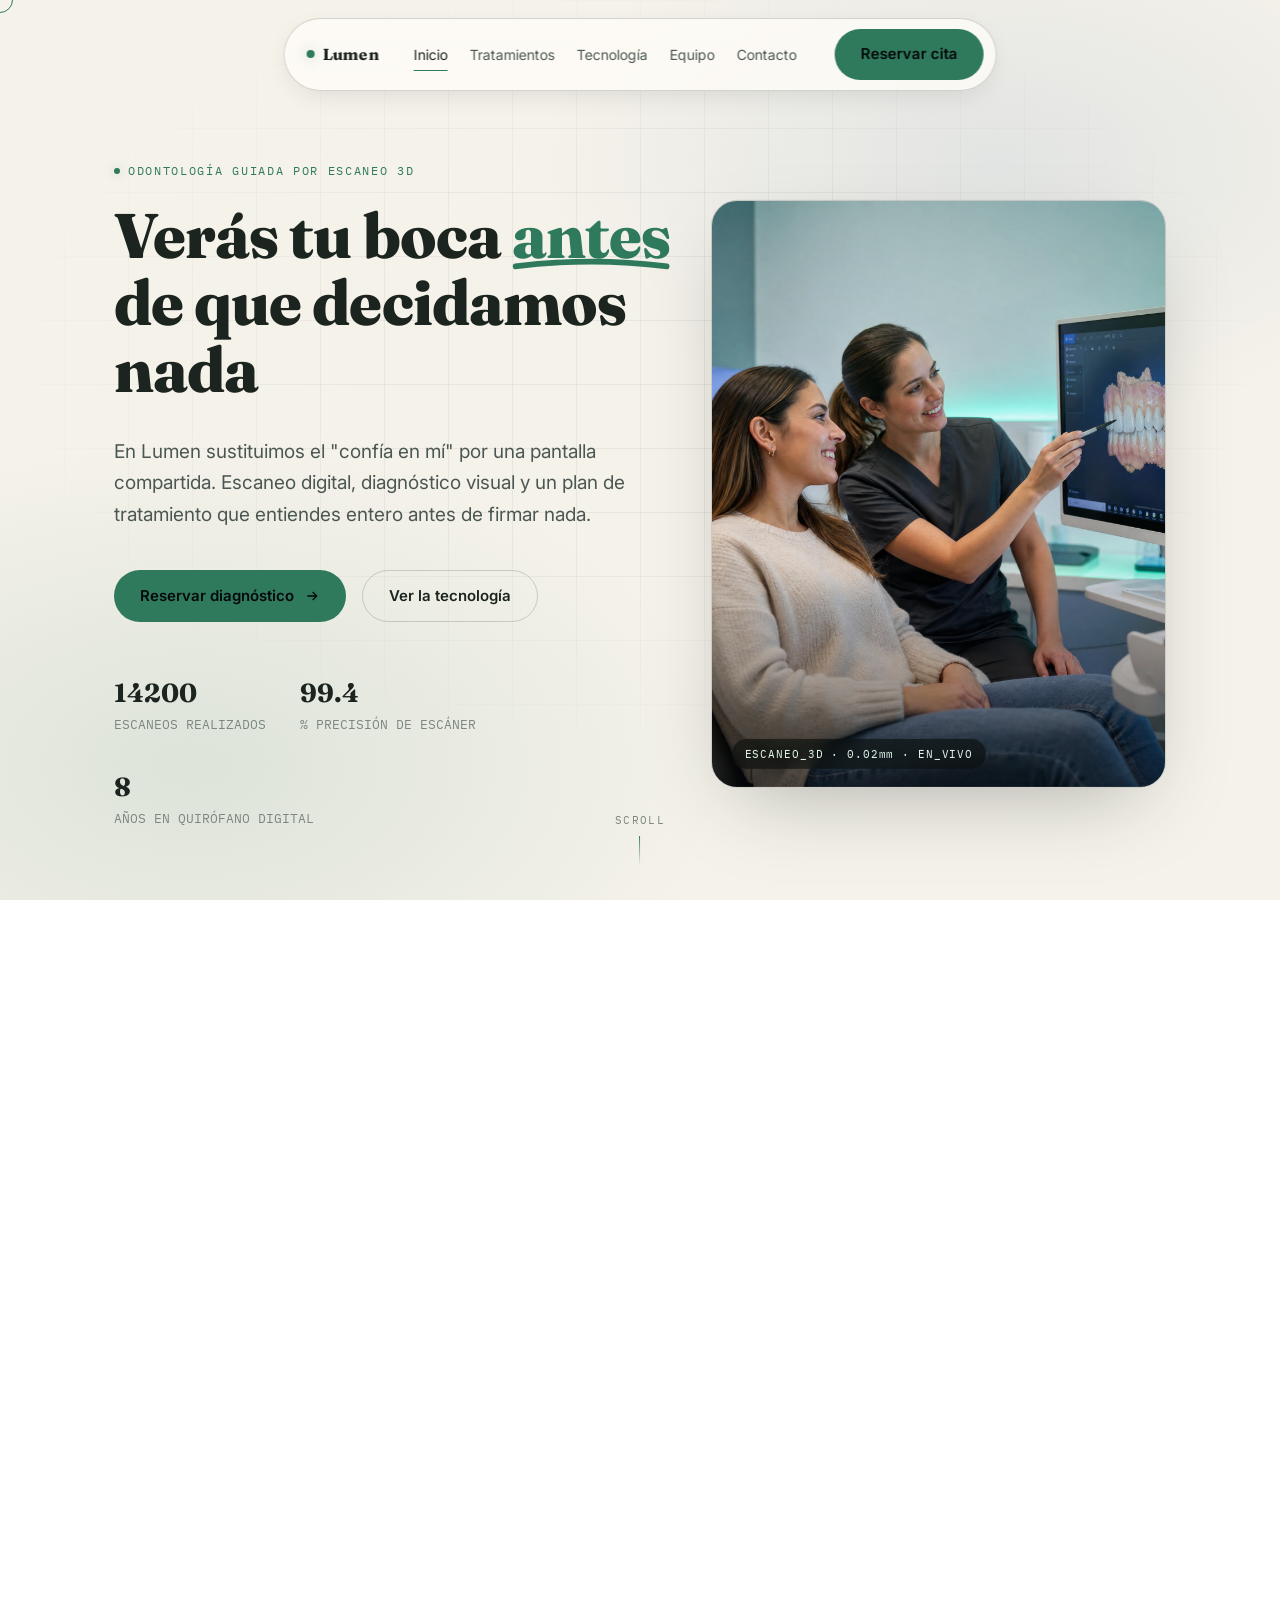
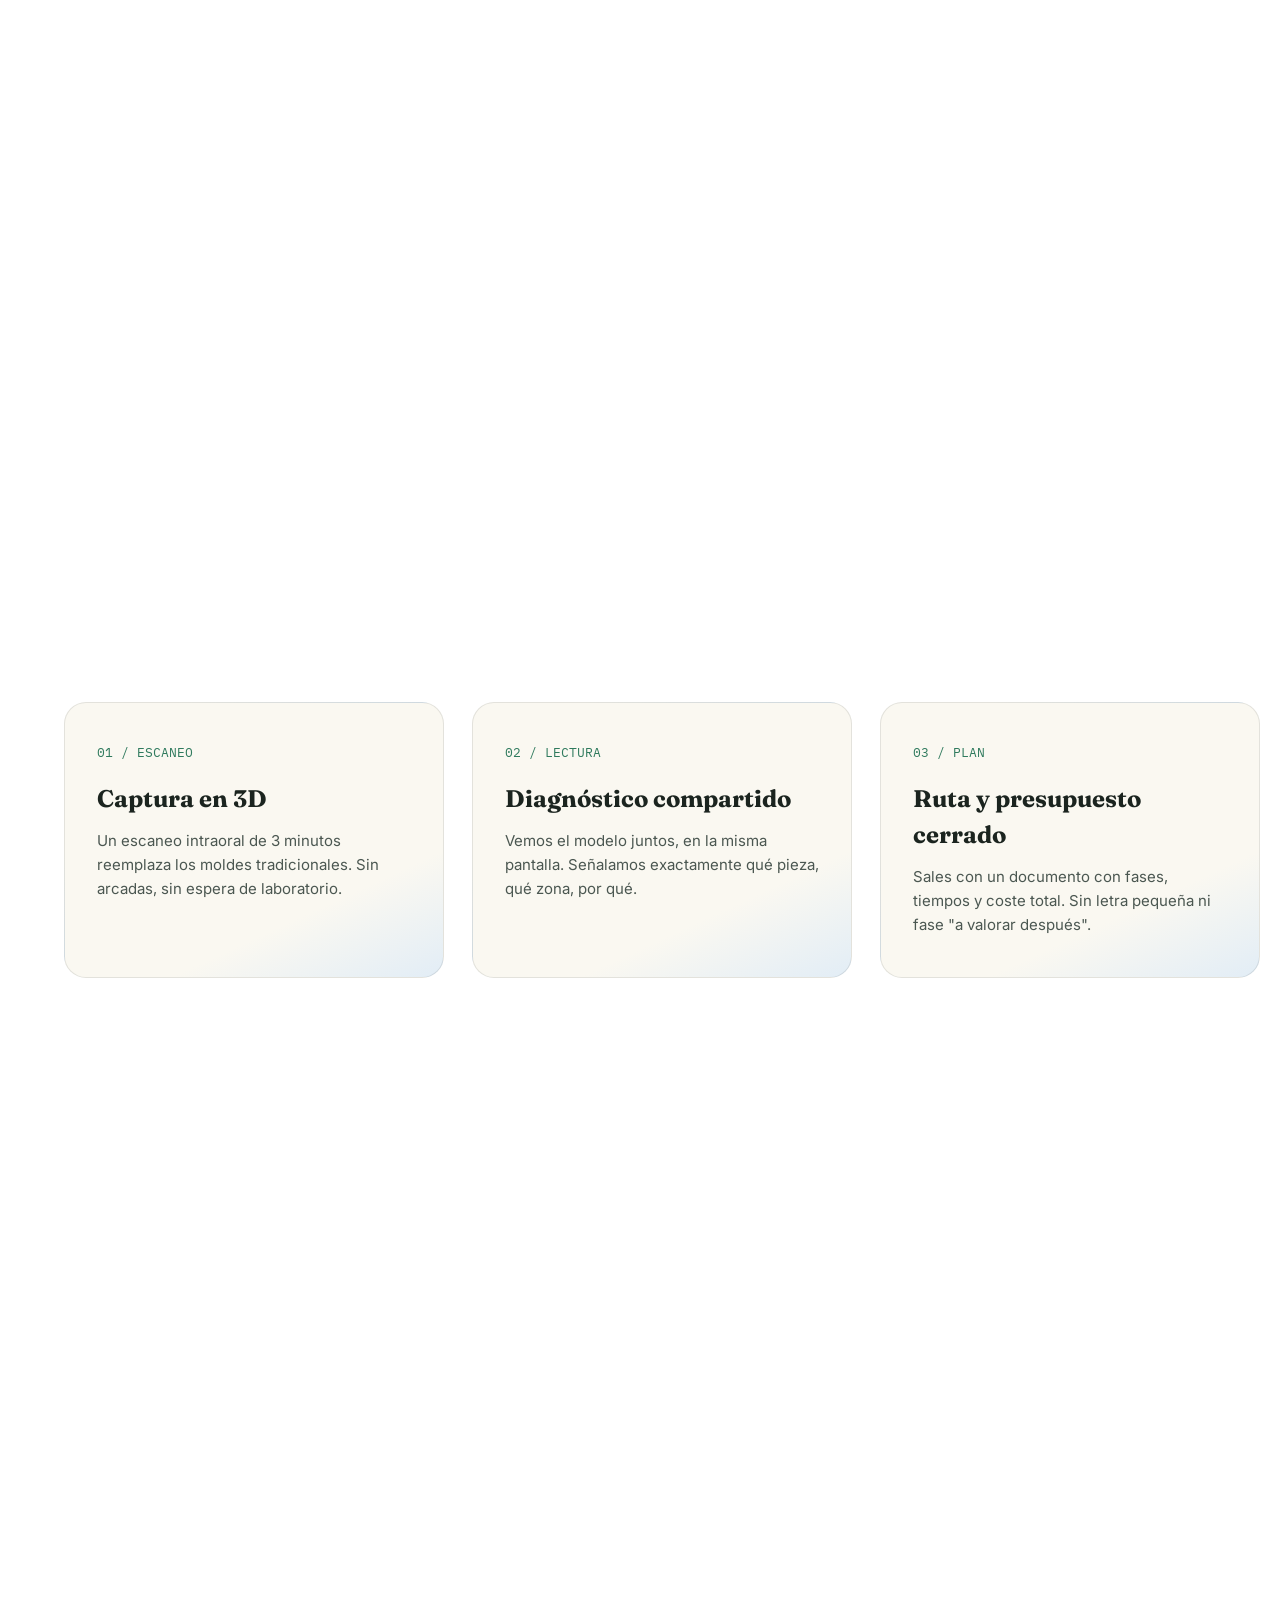
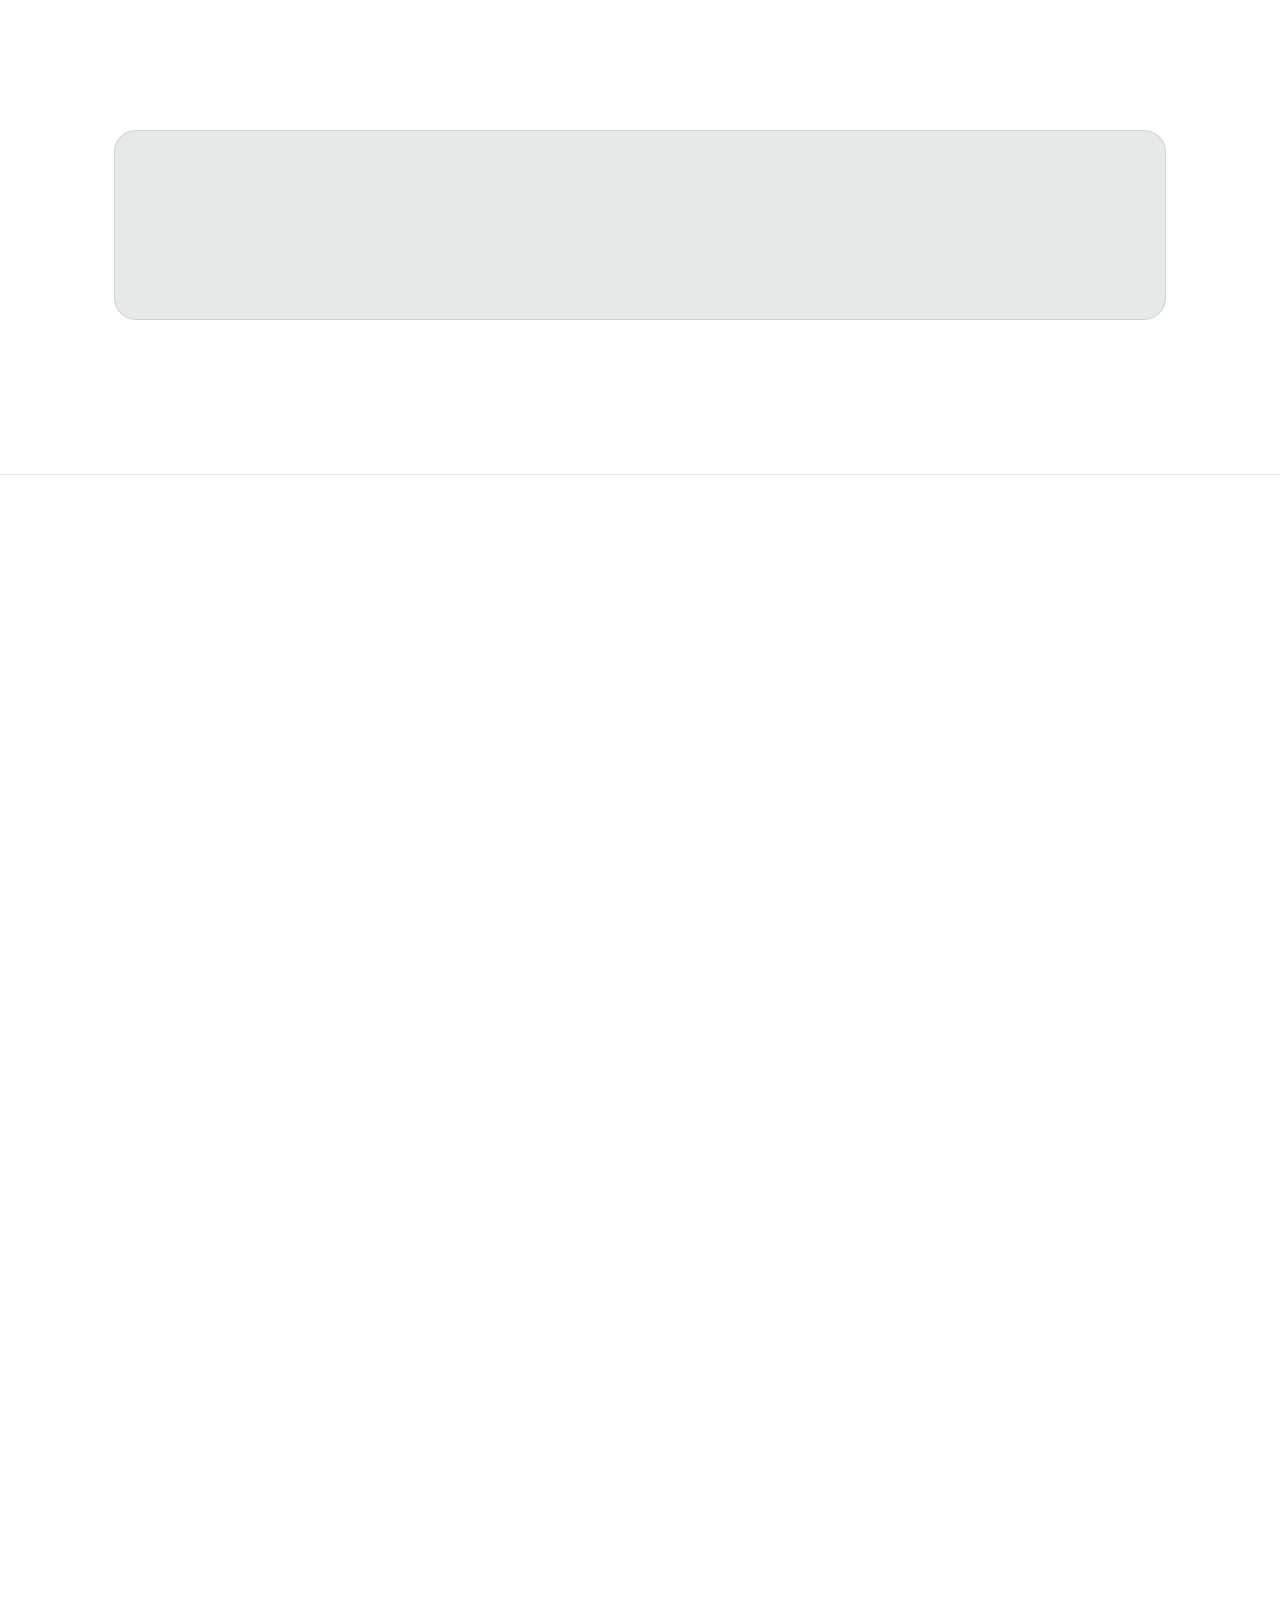
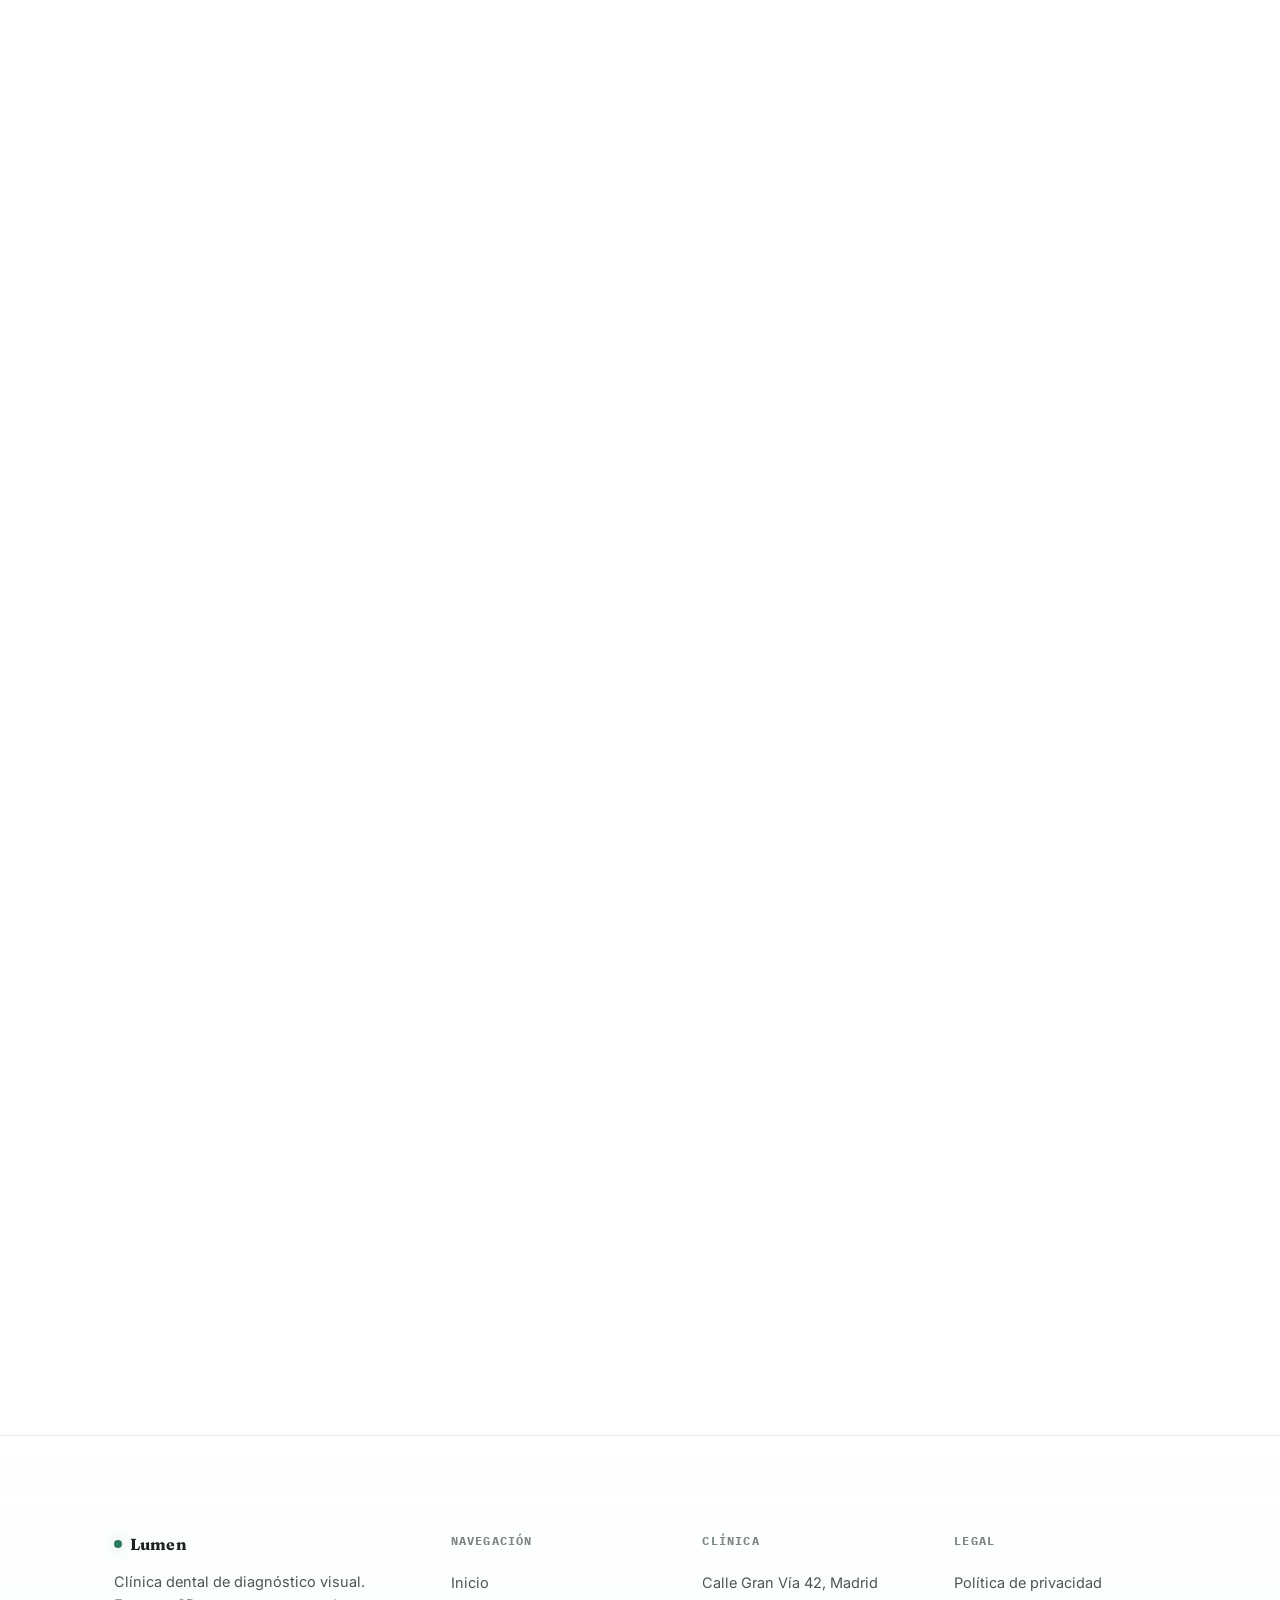
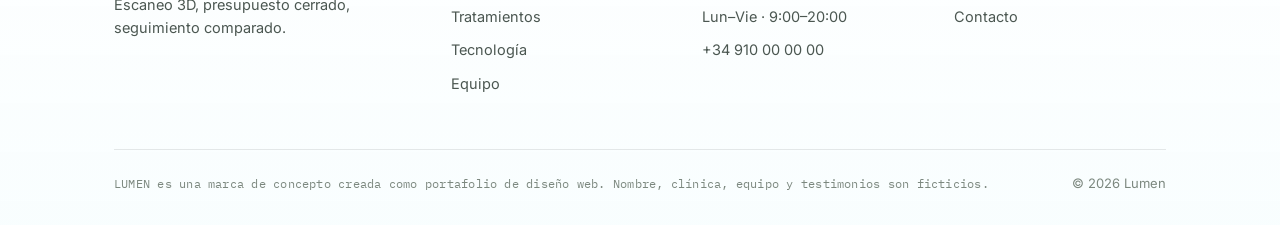
<file: index.html>
<html lang="es">
<head>
<meta charset="UTF-8">
<meta name="viewport" content="width=device-width, initial-scale=1.0">
<title>Lumen · Clínica Dental de Precisión Digital</title>
<meta name="description" content="Lumen es una clínica dental que sustituye la incertidumbre por evidencia visual: escaneo 3D, diagnóstico compartido en pantalla y planes de tratamiento sin sorpresas.">
<link rel="icon" href="data:image/svg+xml,<svg xmlns=%22http://www.w3.org/2000/svg%22 viewBox=%220 0 100 100%22><circle cx=%2250%22 cy=%2250%22 r=%2242%22 fill=%22%2310161a%22/><circle cx=%2250%22 cy=%2250%22 r=%2222%22 fill=%22none%22 stroke=%22%232f9e6e%22 stroke-width=%228%22/></svg>">
<link rel="preconnect" href="https://fonts.googleapis.com">
<link rel="preconnect" href="https://fonts.gstatic.com" crossorigin>
<link href="https://fonts.googleapis.com/css2?family=Fraunces:ital,opsz,wght@0,9..144,500..800;1,9..144,500..800&family=Inter:wght@400;500;600;700&family=IBM+Plex+Mono:wght@400;500&display=swap" rel="stylesheet">
<link rel="stylesheet" href="assets/css/style.css">
<style>
  /* ---- hero específico de Inicio ---- */
  .hero {
    position: relative;
    min-height: 100svh;
    display: flex;
    align-items: center;
    overflow: hidden;
    background:
      radial-gradient(ellipse 60% 50% at 78% 18%, rgba(61,110,168,0.10), transparent 60%),
      radial-gradient(ellipse 70% 60% at 15% 85%, rgba(47,122,93,0.12), transparent 60%),
      var(--bg);
  }
  .hero-grid {
    position: absolute;
    inset: 0;
    background-image:
      linear-gradient(var(--line) 1px, transparent 1px),
      linear-gradient(90deg, var(--line) 1px, transparent 1px);
    background-size: 64px 64px;
    mask-image: radial-gradient(ellipse 70% 60% at 50% 40%, black 30%, transparent 75%);
    opacity: 0.6;
  }
  .hero-inner {
    position: relative;
    z-index: 2;
    width: 100%;
    display: grid;
    grid-template-columns: 1.1fr 0.9fr;
    align-items: center;
    gap: 40px;
    padding-top: 90px;
  }
  .hero-copy .eyebrow { margin-bottom: 22px; }
  .hero-copy h1 {
    font-family: var(--font-display);
    font-weight: 800;
    font-size: clamp(34px, 5.6vw, 63px);
    line-height: 1.06;
    letter-spacing: -0.015em;
  }
  .hero-copy h1 .accent { color: var(--accent); }
  .hero-copy p.lede {
    margin-top: 26px;
    max-width: 46ch;
    font-size: clamp(16px, 1.6vw, 19px);
    color: var(--text-dim);
    line-height: 1.65;
  }
  .hero-actions {
    margin-top: 40px;
    display: flex;
    gap: 16px;
    flex-wrap: wrap;
  }
  .hero-trust {
    margin-top: 52px;
    display: flex;
    gap: 34px;
    flex-wrap: wrap;
  }
  .hero-trust div { display: flex; flex-direction: column; gap: 2px; }
  .hero-trust .stat-num { font-size: 26px; }
  .hero-trust span.label { font-size: 12.5px; color: var(--text-faint); font-family: var(--font-mono); }

  .hero-scan {
    position: relative;
    height: clamp(360px, 46vw, 600px);
    border-radius: 26px;
    overflow: hidden;
    border: 1px solid var(--line-strong);
    box-shadow: 0 30px 80px -30px rgba(27,36,31,0.35);
  }
  .hero-scan img { width: 100%; height: 100%; object-fit: cover; display: block; }
  .hero-scan::after {
    content: "";
    position: absolute;
    inset: 0;
    background: linear-gradient(200deg, rgba(47,158,110,0.16), transparent 55%),
                linear-gradient(0deg, rgba(8,10,12,0.55), transparent 40%);
    pointer-events: none;
  }
  .hero-readout {
    position: absolute;
    bottom: 18px;
    left: 20px;
    font-family: var(--font-mono);
    font-size: 11px;
    color: #eafff3;
    letter-spacing: 0.08em;
    z-index: 2;
    background: rgba(10, 16, 14, 0.62);
    backdrop-filter: blur(6px);
    padding: 7px 13px;
    border-radius: 999px;
  }

  .scroll-cue {
    position: absolute;
    bottom: 34px;
    left: 50%;
    transform: translateX(-50%);
    display: flex;
    flex-direction: column;
    align-items: center;
    gap: 8px;
    font-family: var(--font-mono);
    font-size: 11px;
    color: var(--text-faint);
    letter-spacing: 0.12em;
    z-index: 2;
  }
  .scroll-cue .line { width: 1px; height: 30px; background: linear-gradient(var(--accent), transparent); animation: scrollcue 1.8s ease-in-out infinite; }
  @keyframes scrollcue { 0%,100% { opacity: 0.2; } 50% { opacity: 1; } }

  @media (max-width: 900px) {
    .hero-inner { grid-template-columns: 1fr; padding-top: 100px; }
    .hero-scan { order: -1; height: 280px; }
    .hero-trust { gap: 24px; }
  }
  @media (max-width: 480px) {
    .hero-inner { padding-top: 110px; }
  }

  /* ---- proceso: scroll lateral ---- */
  .process-sticky {
    position: sticky;
    top: 0;
    height: 100vh;
    display: flex;
    flex-direction: column;
    justify-content: center;
    overflow: hidden;
  }
  .process-track {
    display: flex;
    gap: 28px;
    will-change: transform;
    padding: 0 var(--pad);
  }
  .process-card {
    flex: 0 0 min(78vw, 380px);
    background: var(--card-grad);
    border: 1px solid var(--line);
    border-radius: 22px;
    padding: 40px 32px;
  }
  .process-card .num { font-family: var(--font-mono); color: var(--accent); font-size: 13px; }
  .process-card h3 { font-family: var(--font-display); font-size: 24px; margin-top: 18px; }
  .process-card p { margin-top: 12px; color: var(--text-dim); font-size: 15px; line-height: 1.6; }
  .process-wrap { height: 320vh; position: relative; }
  .process-exit { position: absolute; bottom: 0; left: 0; right: 0; height: 100px; }

  /* ---- stats ---- */
  .stats-row {
    display: grid;
    grid-template-columns: repeat(4, 1fr);
    gap: 1px;
    background: var(--line);
    border: 1px solid var(--line);
    border-radius: 22px;
    overflow: hidden;
  }
  .stat-cell { background: var(--card-grad); padding: 36px 24px; text-align: center; }
  .stat-cell .stat-num { font-size: clamp(32px, 4vw, 46px); color: var(--accent); }
  .stat-cell .label { display: block; margin-top: 8px; font-size: 13px; color: var(--text-dim); }
  @media (max-width: 700px) { .stats-row { grid-template-columns: repeat(2, 1fr); } }

  /* ---- beneficios (zigzag) ---- */
  .zig { display: flex; flex-direction: column; gap: 100px; }
  .zig-item { display: grid; grid-template-columns: 1fr 1fr; gap: 60px; align-items: center; }
  .zig-item:nth-child(even) .zig-visual { order: 2; }
  .zig-visual {
    aspect-ratio: 4/3;
    border-radius: 22px;
    border: 1px solid var(--line);
    background: var(--card-grad);
    position: relative;
    overflow: hidden;
    box-shadow: 0 20px 50px -24px rgba(27,36,31,0.28);
  }
  .zig-visual img { width: 100%; height: 100%; object-fit: cover; transition: transform 0.8s var(--ease-out); }
  .zig-item:hover .zig-visual img { transform: scale(1.05); }
  .zig-visual .zig-tag {
    position: absolute; bottom: 16px; left: 18px;
    font-family: var(--font-mono); font-size: 11px; letter-spacing: 0.06em;
    color: #fff; background: rgba(27,36,31,0.55); backdrop-filter: blur(6px);
    padding: 6px 12px; border-radius: 999px;
  }
  .zig-copy .index { font-family: var(--font-mono); color: var(--text-faint); font-size: 13px; }
  .zig-copy h3 { font-family: var(--font-display); font-size: clamp(24px, 2.6vw, 32px); margin-top: 12px; }
  .zig-copy p { margin-top: 16px; color: var(--text-dim); line-height: 1.65; max-width: 46ch; }
  @media (max-width: 820px) {
    .zig-item, .zig-item:nth-child(even) .zig-visual { grid-template-columns: 1fr; order: 0; }
  }

  /* ---- testimonios ---- */
  .test-grid { display: grid; grid-template-columns: repeat(3, 1fr); gap: 24px; }
  .test-card { position: relative; }
  .test-card:nth-child(2) { transform: translateY(28px); }
  .test-card .quote-mark { font-family: var(--font-display); font-size: 40px; color: var(--accent-2); line-height: 1; }
  .test-card p.quote { margin-top: 14px; color: var(--text); font-size: 15.5px; line-height: 1.6; }
  .test-card .who { margin-top: 22px; display: flex; align-items: center; gap: 12px; }
  .test-card .avatar { width: 40px; height: 40px; border-radius: 50%; background: var(--surface-2); display: flex; align-items: center; justify-content: center; font-family: var(--font-display); font-weight: 600; font-size: 14px; color: var(--accent); }
  .test-card .who strong { display: block; font-size: 14px; }
  .test-card .who span { font-size: 12.5px; color: var(--text-faint); }
  @media (max-width: 900px) { .test-grid { grid-template-columns: 1fr; } .test-card:nth-child(2) { transform: none; } }

  /* ---- FAQ ---- */
  .faq-item { border-bottom: 1px solid var(--line); }
  .faq-q { width: 100%; display: flex; justify-content: space-between; align-items: center; padding: 24px 0; text-align: left; font-family: var(--font-display); font-weight: 600; font-size: 18px; }
  .faq-q .plus { font-size: 22px; color: var(--accent); transition: transform 0.35s var(--ease-in-out); flex-shrink: 0; margin-left: 20px; }
  .faq-item.open .plus { transform: rotate(45deg); }
  .faq-a { max-height: 0; overflow: hidden; transition: max-height 0.4s var(--ease-in-out); }
  .faq-a p { padding: 0 0 24px; color: var(--text-dim); max-width: 60ch; line-height: 1.6; }

  /* ---- CTA final ---- */
  .cta-band {
    border-radius: 28px;
    background: linear-gradient(135deg, var(--surface), var(--surface-2));
    border: 1px solid var(--line-strong);
    padding: clamp(50px, 8vw, 90px) clamp(30px, 6vw, 80px);
    text-align: center;
    position: relative;
    overflow: hidden;
  }
  .cta-band::before {
    content: "";
    position: absolute;
    width: 400px; height: 400px;
    background: radial-gradient(circle, var(--accent-soft), transparent 70%);
    top: -150px; right: -100px;
  }
  .cta-band h2 { font-family: var(--font-display); font-size: clamp(30px, 4vw, 46px); position: relative; }
  .cta-band p { margin: 18px auto 0; color: var(--text-dim); max-width: 46ch; position: relative; }
  .cta-band .hero-actions { justify-content: center; margin-top: 34px; position: relative; }
  .cta-band .guarantee { margin-top: 20px; font-size: 13px; color: var(--text-faint); position: relative; }
</style>
</head>
<body>
<a class="skip-link" href="#main">Saltar al contenido</a>

<nav class="nav" aria-label="Navegación principal">
  <a href="index.html" class="nav-logo"><span class="dot"></span>Lumen</a>
  <div class="nav-links">
    <a href="index.html" class="active">Inicio</a>
    <a href="tratamientos.html">Tratamientos</a>
    <a href="tecnologia.html">Tecnología</a>
    <a href="equipo.html">Equipo</a>
    <a href="contacto.html">Contacto</a>
  </div>
  <a href="contacto.html" class="nav-cta btn btn-primary">Reservar cita</a>
  <button class="nav-burger" aria-label="Abrir menú" aria-expanded="false"><span></span></button>
</nav>

<div class="mobile-panel">
  <a href="index.html">Inicio</a>
  <a href="tratamientos.html">Tratamientos</a>
  <a href="tecnologia.html">Tecnología</a>
  <a href="equipo.html">Equipo</a>
  <a href="contacto.html">Contacto</a>
  <a href="contacto.html" class="btn btn-primary">Reservar cita</a>
</div>

<main id="main">

  <!-- HERO -->
  <section class="hero">
    <div class="hero-grid"></div>
    <div class="wrap hero-inner">
      <div class="hero-copy">
        <span class="eyebrow">Odontología guiada por escaneo 3D</span>
        <h1 class="choreo">Verás tu boca <span class="accent">antes</span> de que decidamos nada</h1>
        <p class="lede">En Lumen sustituimos el "confía en mí" por una pantalla compartida. Escaneo digital, diagnóstico visual y un plan de tratamiento que entiendes entero antes de firmar nada.</p>
        <div class="hero-actions">
          <a href="contacto.html" class="btn btn-primary">Reservar diagnóstico<svg viewBox="0 0 24 24" fill="none" stroke="currentColor" stroke-width="2"><path d="M5 12h14M13 6l6 6-6 6"/></svg></a>
          <a href="tecnologia.html" class="btn btn-ghost">Ver la tecnología</a>
        </div>
        <div class="hero-trust reveal-stagger">
          <div class="r-item"><span class="stat-num" data-count="14200">0</span><span class="label">ESCANEOS REALIZADOS</span></div>
          <div class="r-item"><span class="stat-num" data-count="99.4">0</span><span class="label">% PRECISIÓN DE ESCÁNER</span></div>
          <div class="r-item"><span class="stat-num" data-count="8">0</span><span class="label">AÑOS EN QUIRÓFANO DIGITAL</span></div>
        </div>
      </div>

      <div class="hero-scan reveal-scale photo-zoom" data-parallax="0.05">
        <img src="assets/img/hero-inicio.jpg" alt="Paciente y dentista de Lumen revisando juntas un escaneo 3D en pantalla" loading="eager">
        <div class="hero-readout mono">ESCANEO_3D · 0.02mm · EN_VIVO</div>
      </div>
    </div>
    <div class="scroll-cue"><span>SCROLL</span><span class="line"></span></div>
  </section>

  <!-- PROBLEMA -->
  <section class="section-pad">
    <div class="wrap">
      <div class="section-head reveal">
        <span class="eyebrow">El problema real</span>
        <h2>El miedo al dentista casi nunca es al dolor. Es a no saber qué te van a hacer.</h2>
        <p class="lit-text">La mayoría de pacientes que evitan la clínica no tuvieron una mala experiencia con el dolor: la tuvieron con un diagnóstico que nunca vieron, un presupuesto que cambió a mitad de tratamiento, o una explicación que sonó a idioma técnico.</p>
      </div>
    </div>
  </section>

  <hr class="divider">

  <!-- SOLUCIÓN: zigzag -->
  <section class="section-pad">
    <div class="wrap">
      <div class="section-head reveal">
        <span class="eyebrow">Cómo lo resolvemos</span>
        <h2>Tres decisiones de diseño clínico, no solo de marketing</h2>
      </div>

      <div class="zig">
        <div class="zig-item reveal">
          <div class="zig-copy">
            <span class="index mono">01</span>
            <h3>Escaneas, y ves lo mismo que ve tu dentista</h3>
            <p>Nada de moldes de silicona ni radiografías planas. El escáner intraoral proyecta tu boca en 3D en la misma pantalla que estás mirando, en tiempo real.</p>
          </div>
          <div class="zig-visual photo-zoom" data-parallax="0.10">
            <img src="assets/img/tech-scanner.jpg" alt="Escáner intraoral 3D en uso durante una consulta en Lumen" loading="lazy">
            <span class="zig-tag mono">ESCANEO EN VIVO</span>
          </div>
        </div>

        <div class="zig-item reveal">
          <div class="zig-copy">
            <span class="index mono">02</span>
            <h3>El presupuesto se fija antes de tocar una fresa</h3>
            <p>El plan de tratamiento sale directamente del escaneo: cada fase, cada pieza, cada coste, por escrito, antes de empezar. Si algo cambia en el camino, se habla antes de hacerlo, no después de facturarlo.</p>
          </div>
          <div class="zig-visual photo-zoom" data-parallax="-0.08">
            <img src="assets/img/zig-presupuesto.jpg" alt="Dentista y paciente revisando juntos el presupuesto por escrito en Lumen" loading="lazy">
            <span class="zig-tag mono">PLAN POR ESCRITO</span>
          </div>
        </div>

        <div class="zig-item reveal">
          <div class="zig-copy">
            <span class="index mono">03</span>
            <h3>El seguimiento no depende de tu memoria</h3>
            <p>Cada control se compara contra el escaneo anterior en la misma pantalla, así que el progreso (o cualquier alerta temprana) es literal, no una promesa verbal.</p>
          </div>
          <div class="zig-visual photo-zoom" data-parallax="0.10">
            <img src="assets/img/zig-comparativa.jpg" alt="Comparativa en pantalla entre dos escaneos dentales de distintas fechas" loading="lazy">
            <span class="zig-tag mono">ANTES Y DESPUÉS</span>
          </div>
        </div>
      </div>
    </div>
  </section>

  <!-- PROCESO: scroll lateral -->
  <section class="process-wrap" id="proceso">
    <div class="process-sticky">
      <div class="wrap" style="width:100%">
        <div class="section-head reveal" style="margin-bottom:44px">
          <span class="eyebrow">De la duda al plan</span>
          <h2>Cuatro pasos, una sola visita para el diagnóstico</h2>
        </div>
      </div>
      <div class="process-track" id="processTrack">
        <div class="process-card"><span class="num mono">01 / ESCANEO</span><h3>Captura en 3D</h3><p>Un escaneo intraoral de 3 minutos reemplaza los moldes tradicionales. Sin arcadas, sin espera de laboratorio.</p></div>
        <div class="process-card"><span class="num mono">02 / LECTURA</span><h3>Diagnóstico compartido</h3><p>Vemos el modelo juntos, en la misma pantalla. Señalamos exactamente qué pieza, qué zona, por qué.</p></div>
        <div class="process-card"><span class="num mono">03 / PLAN</span><h3>Ruta y presupuesto cerrado</h3><p>Sales con un documento con fases, tiempos y coste total. Sin letra pequeña ni fase "a valorar después".</p></div>
        <div class="process-card"><span class="num mono">04 / TRATAMIENTO</span><h3>Ejecución guiada por el escaneo</h3><p>Cada procedimiento usa el mismo modelo digital como referencia, así que el resultado se planea, no se improvisa.</p></div>
        <div class="process-card"><span class="num mono">05 / CONTROL</span><h3>Seguimiento comparado</h3><p>Cada revisión se superpone al escaneo anterior. El progreso queda documentado, no solo recordado.</p></div>
      </div>
    </div>
  </section>

  <!-- STATS -->
  <section class="section-pad">
    <div class="wrap">
      <div class="stats-row reveal-stagger">
        <div class="stat-cell r-item"><span class="stat-num" data-count="0.02">0</span><span class="label">mm de margen de error del escáner</span></div>
        <div class="stat-cell r-item"><span class="stat-num" data-count="97">0</span><span class="label">% de planes sin cambio de presupuesto</span></div>
        <div class="stat-cell r-item"><span class="stat-num" data-count="3">0</span><span class="label">min promedio del escaneo completo</span></div>
        <div class="stat-cell r-item"><span class="stat-num" data-count="4.9">0</span><span class="label">valoración promedio de pacientes</span></div>
      </div>
    </div>
  </section>

  <hr class="divider">

  <!-- TESTIMONIOS -->
  <section class="section-pad">
    <div class="wrap">
      <div class="section-head reveal">
        <span class="eyebrow">Pacientes reales, clínica de concepto</span>
        <h2>Lo que cambia cuando ves tu propio diagnóstico</h2>
        <p class="lit-text">Lumen es una marca de portafolio: estos testimonios son ilustrativos, escritos para mostrar cómo hablaría un paciente real de esta experiencia, no reseñas verificadas.</p>
      </div>
      <div class="test-grid">
        <div class="card test-card reveal"><div class="card-glow"></div><span class="quote-mark">"</span><p class="quote">Nunca había visto mi propia muela en una pantalla. Cuando me señalaron la grieta, dejé de dudar si necesitaba el tratamiento o no.</p><div class="who"><div class="avatar">M</div><div><strong>Marta R.</strong><span>Paciente de ortodoncia</span></div></div></div>
        <div class="card test-card reveal"><div class="card-glow"></div><span class="quote-mark">"</span><p class="quote">Pedí el presupuesto por escrito antes de empezar. No cambió ni un euro en las tres fases del tratamiento.</p><div class="who"><div class="avatar">D</div><div><strong>David P.</strong><span>Implante dental</span></div></div></div>
        <div class="card test-card reveal"><div class="card-glow"></div><span class="quote-mark">"</span><p class="quote">Le tenía pánico al dentista desde niña. Aquí la primera cita fue solo mirar la pantalla juntos, sin tocar nada. Eso me cambió la relación con venir.</p><div class="who"><div class="avatar">S</div><div><strong>Sara N.</strong><span>Revisión general</span></div></div></div>
      </div>
    </div>
  </section>

  <!-- FAQ -->
  <section class="section-pad">
    <div class="wrap" style="max-width:760px">
      <div class="section-head reveal">
        <span class="eyebrow">Preguntas frecuentes</span>
        <h2>Antes de que preguntes</h2>
      </div>
      <div class="faq-list">
        <div class="faq-item reveal">
          <button class="faq-q">¿El escaneo 3D duele o es incómodo?<span class="plus">+</span></button>
          <div class="faq-a"><p>No. Es una varita que se pasa por la boca sin contacto de presión, sin material que se endurezca dentro de tu boca. La mayoría de pacientes lo prefieren sobre el molde tradicional desde la primera vez.</p></div>
        </div>
        <div class="faq-item reveal">
          <button class="faq-q">¿Cuánto tarda en llegar el presupuesto cerrado?<span class="plus">+</span></button>
          <div class="faq-a"><p>Sales de la misma cita de diagnóstico con el documento en mano. No hay una segunda visita solo para recibir el presupuesto.</p></div>
        </div>
        <div class="faq-item reveal">
          <button class="faq-q">¿Qué pasa si durante el tratamiento aparece algo nuevo?<span class="plus">+</span></button>
          <div class="faq-a"><p>Se compara contra el escaneo original en pantalla, se explica qué cambió y por qué, y se ajusta el presupuesto contigo delante antes de continuar. Nunca después de la factura.</p></div>
        </div>
        <div class="faq-item reveal">
          <button class="faq-q">¿Atienden urgencias sin cita previa?<span class="plus">+</span></button>
          <div class="faq-a"><p>Sí, reservamos huecos diarios para urgencias. Escríbenos desde la página de <a href="contacto.html" class="accent">contacto</a> y te confirmamos el primer hueco disponible.</p></div>
        </div>
      </div>
    </div>
  </section>

  <!-- CTA FINAL -->
  <section class="section-pad">
    <div class="wrap">
      <div class="cta-band reveal-scale">
        <h2>Tu próxima visita empieza con una pantalla, no con una suposición</h2>
        <p>Reserva el diagnóstico por escaneo 3D y sal con un plan que puedas leer, entender y decidir con calma.</p>
        <div class="hero-actions">
          <a href="contacto.html" class="btn btn-primary">Reservar diagnóstico</a>
          <a href="tratamientos.html" class="btn btn-ghost">Ver tratamientos</a>
        </div>
        <p class="guarantee">Primera valoración con escaneo incluido · Sin compromiso de tratamiento</p>
      </div>
    </div>
  </section>

</main>

<footer>
  <div class="wrap">
    <div class="footer-grid">
      <div class="footer-brand">
        <a href="index.html" class="nav-logo"><span class="dot"></span>Lumen</a>
        <p>Clínica dental de diagnóstico visual. Escaneo 3D, presupuesto cerrado, seguimiento comparado.</p>
      </div>
      <div class="footer-col">
        <h4>Navegación</h4>
        <a href="index.html">Inicio</a>
        <a href="tratamientos.html">Tratamientos</a>
        <a href="tecnologia.html">Tecnología</a>
        <a href="equipo.html">Equipo</a>
      </div>
      <div class="footer-col">
        <h4>Clínica</h4>
        <span>Calle Gran Vía 42, Madrid</span>
        <span>Lun–Vie · 9:00–20:00</span>
        <a href="tel:+34910000000">+34 910 00 00 00</a>
      </div>
      <div class="footer-col">
        <h4>Legal</h4>
        <a href="contacto.html#privacidad">Política de privacidad</a>
        <a href="contacto.html">Contacto</a>
      </div>
    </div>
    <div class="footer-bottom">
      <span class="footer-fictional">LUMEN es una marca de concepto creada como portafolio de diseño web. Nombre, clínica, equipo y testimonios son ficticios.</span>
      <span>© 2026 Lumen</span>
    </div>
  </div>
</footer>

<script src="assets/js/main.js"></script>
<script>
  // FAQ accordion
  document.querySelectorAll(".faq-item").forEach(function (item) {
    var q = item.querySelector(".faq-q");
    var a = item.querySelector(".faq-a");
    q.addEventListener("click", function () {
      var isOpen = item.classList.contains("open");
      document.querySelectorAll(".faq-item.open").forEach(function (o) { if (o !== item) { o.classList.remove("open"); o.querySelector(".faq-a").style.maxHeight = null; } });
      item.classList.toggle("open", !isOpen);
      a.style.maxHeight = !isOpen ? a.scrollHeight + "px" : null;
    });
  });

  // proceso: scroll lateral atado al progreso vertical del wrapper
  (function () {
    var wrap = document.getElementById("proceso");
    var track = document.getElementById("processTrack");
    if (!wrap || !track) return;
    var reduceMotion = window.matchMedia("(prefers-reduced-motion: reduce)");
    function update() {
      var rect = wrap.getBoundingClientRect();
      var total = rect.height - window.innerHeight;
      var progress = Math.min(1, Math.max(0, -rect.top / total));
      var maxScroll = Math.max(0, track.scrollWidth - window.innerWidth + 64);
      track.style.transform = reduceMotion.matches ? "none" : "translateX(-" + (progress * maxScroll) + "px)";
    }
    window.addEventListener("scroll", function () { requestAnimationFrame(update); }, { passive: true });
    window.addEventListener("resize", update);
    /* recalcula cuando el ancho real de las tarjetas cambia: la
       primera medición corre antes de que cargue Newsreader, y esa
       tipografía es más ancha que la de sistema, así que sin esto
       la última tarjeta del proceso siempre queda cortada */
    if ("ResizeObserver" in window) {
      new ResizeObserver(update).observe(track);
    }
    if (document.fonts && document.fonts.ready) {
      document.fonts.ready.then(update);
    }
    update();
  })();
</script>
</body>
</html>
</file>
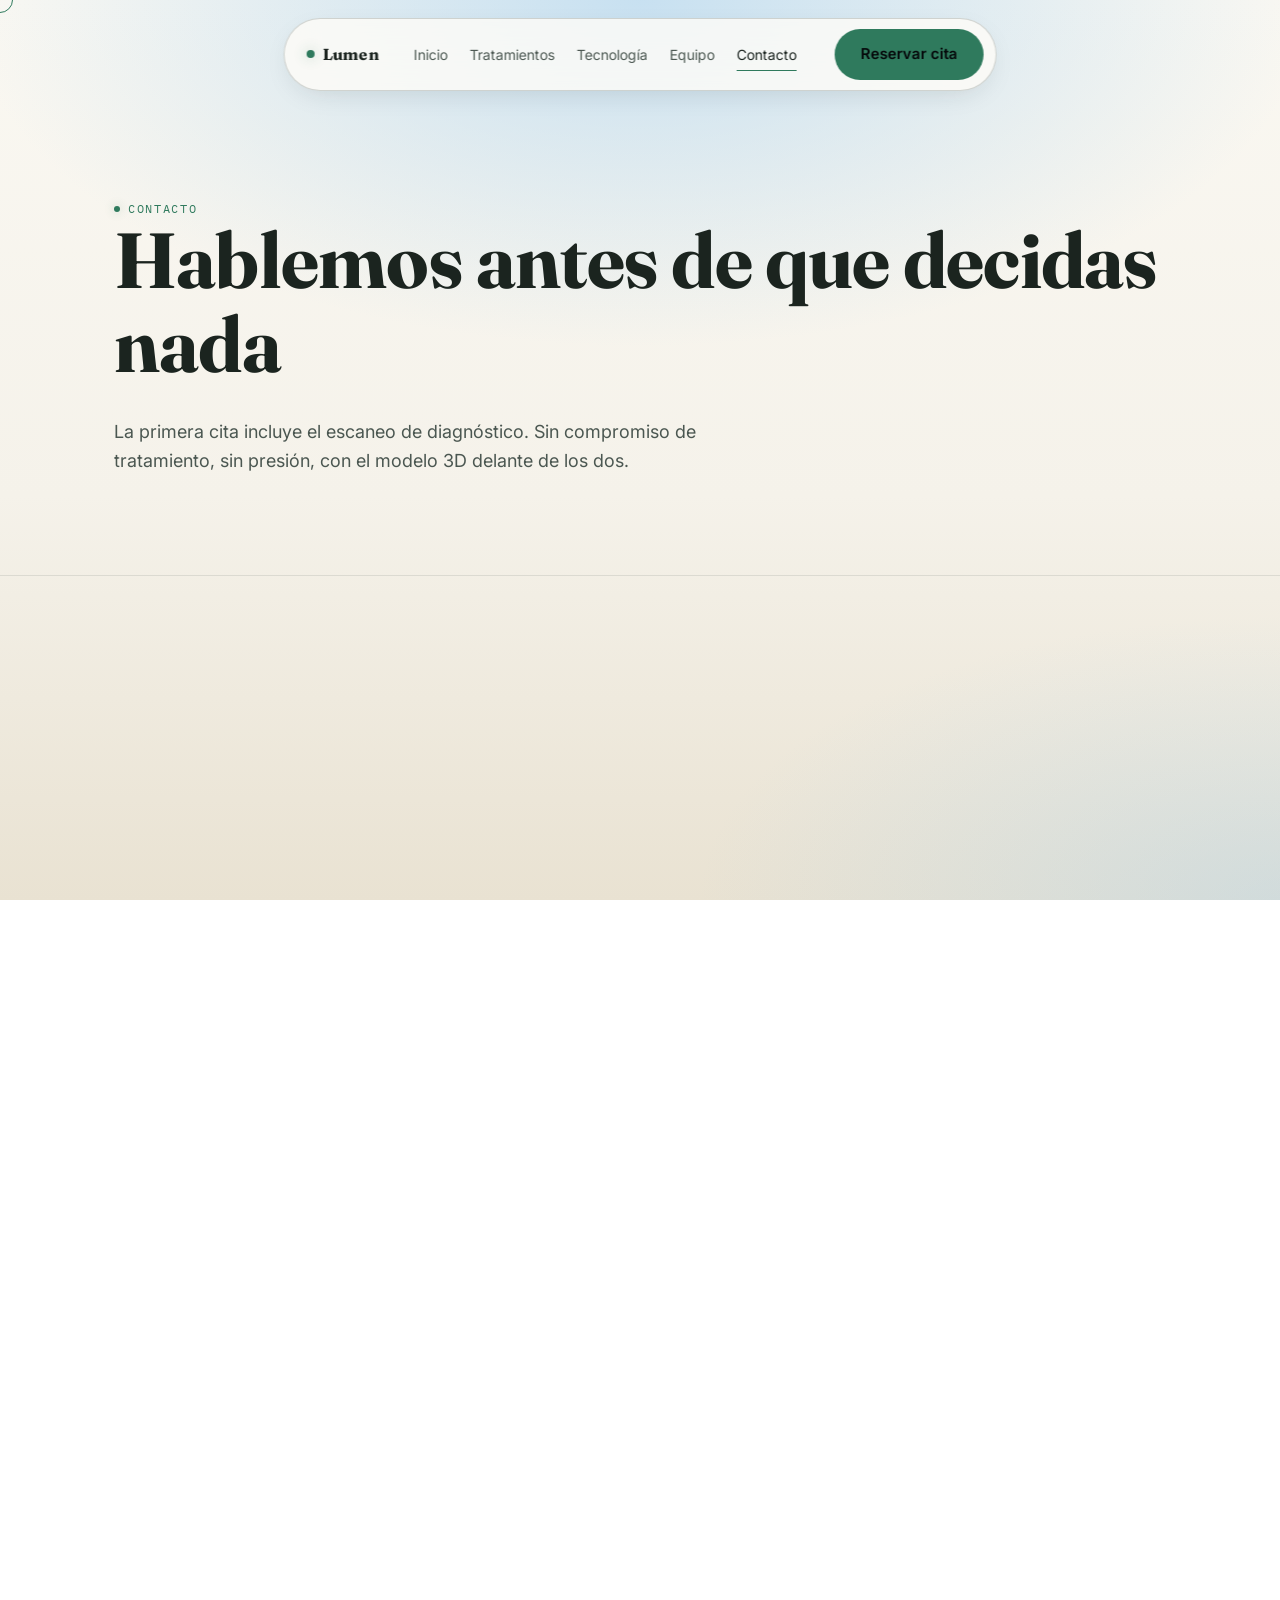
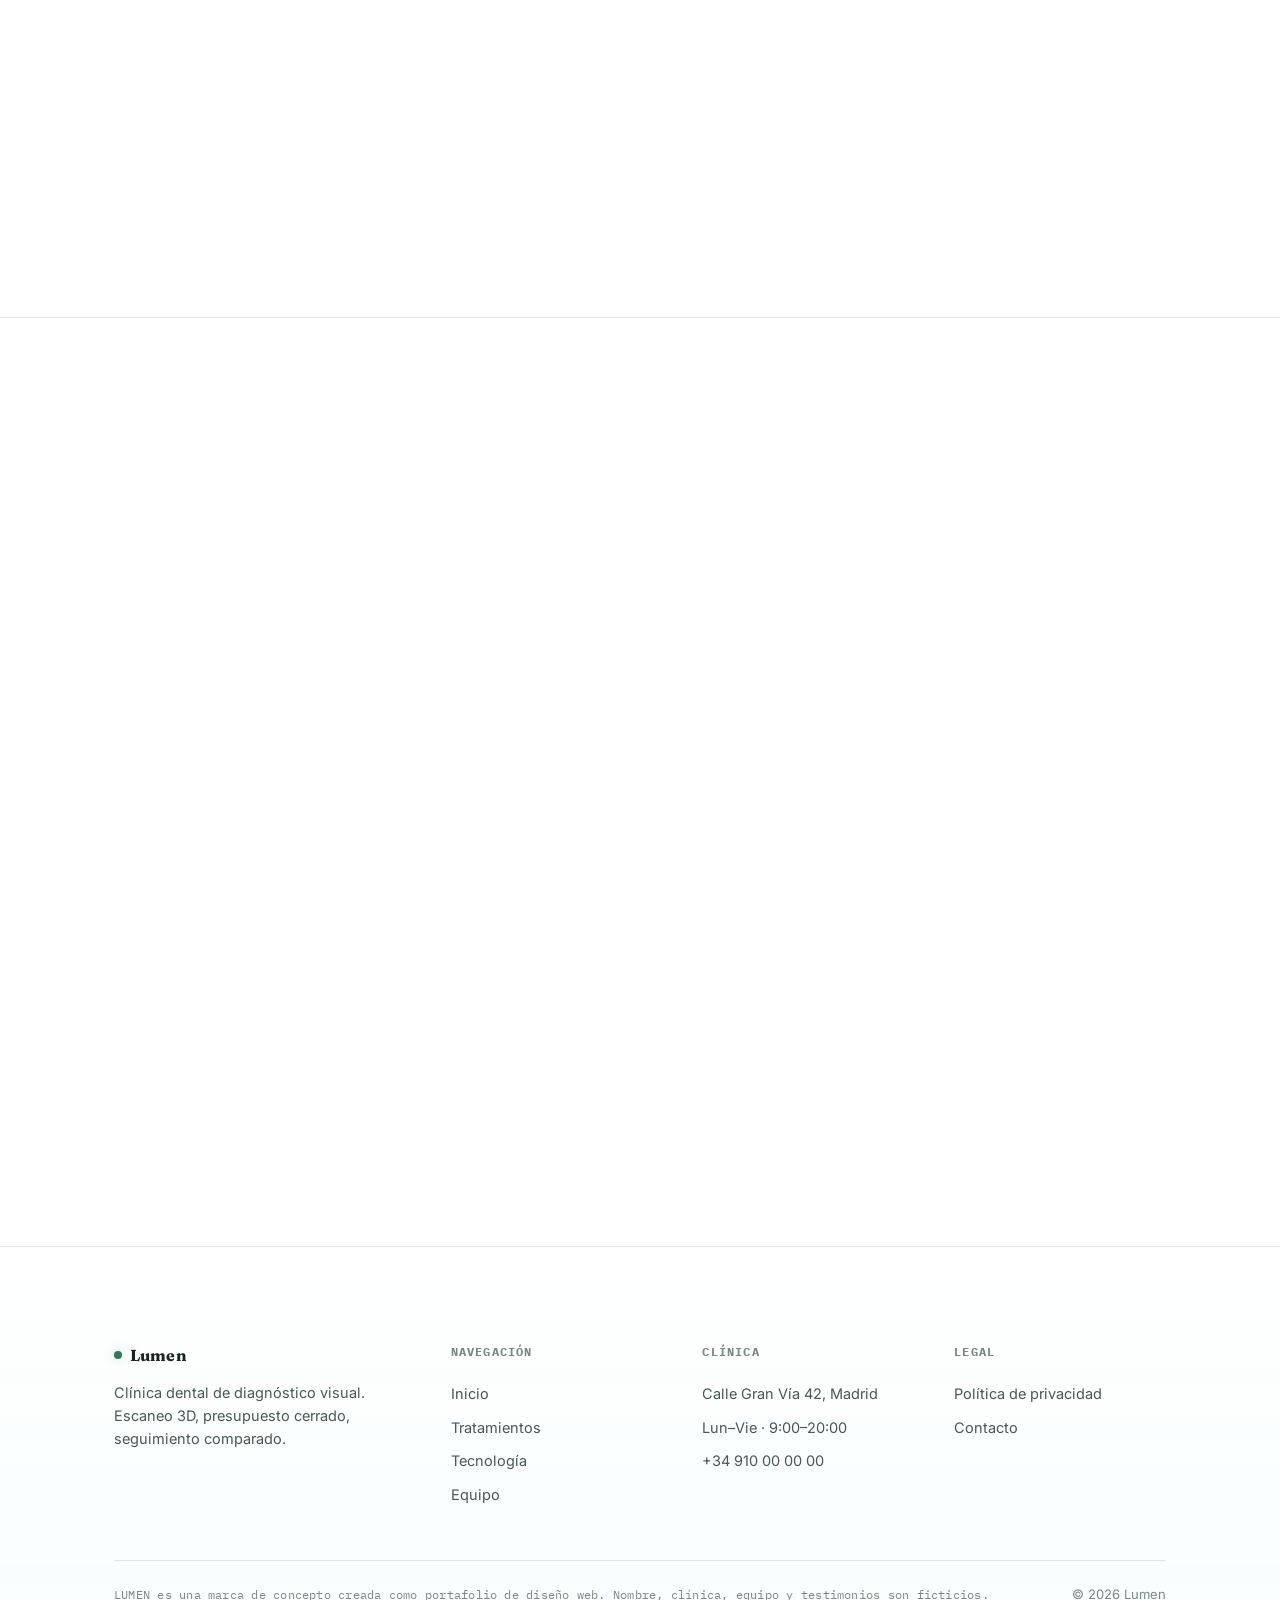
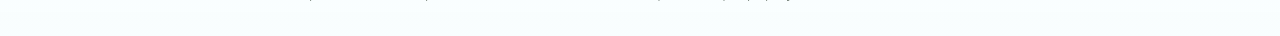
<file: contacto.html>
<html lang="es">
<head>
<meta charset="UTF-8">
<meta name="viewport" content="width=device-width, initial-scale=1.0">
<title>Contacto y reserva · Lumen Clínica Dental</title>
<meta name="description" content="Reserva tu cita de diagnóstico por escaneo 3D en Lumen. Dirección, horario, teléfono y formulario de contacto.">
<link rel="icon" href="data:image/svg+xml,<svg xmlns=%22http://www.w3.org/2000/svg%22 viewBox=%220 0 100 100%22><circle cx=%2250%22 cy=%2250%22 r=%2242%22 fill=%22%2310161a%22/><circle cx=%2250%22 cy=%2250%22 r=%2222%22 fill=%22none%22 stroke=%22%232f9e6e%22 stroke-width=%228%22/></svg>">
<link rel="preconnect" href="https://fonts.googleapis.com">
<link rel="preconnect" href="https://fonts.gstatic.com" crossorigin>
<link href="https://fonts.googleapis.com/css2?family=Fraunces:ital,opsz,wght@0,9..144,500..800;1,9..144,500..800&family=Inter:wght@400;500;600;700&family=IBM+Plex+Mono:wght@400;500&display=swap" rel="stylesheet">
<link rel="stylesheet" href="assets/css/style.css">
<style>
  .contact-layout { display: grid; grid-template-columns: 1fr 1fr; gap: 60px; align-items: start; }
  @media (max-width: 900px) { .contact-layout { grid-template-columns: 1fr; } }

  .info-photo { border-radius: 20px; overflow: hidden; aspect-ratio: 16/10; margin-bottom: 28px; border: 1px solid var(--line-strong); }
  .info-photo img { width: 100%; height: 100%; object-fit: cover; }

  .info-block { display: flex; gap: 16px; padding: 20px 0; border-bottom: 1px solid var(--line); }
  .info-block .ic { width: 40px; height: 40px; border-radius: 12px; background: var(--accent-soft); display: flex; align-items: center; justify-content: center; flex-shrink: 0; }
  .info-block .ic svg { width: 20px; height: 20px; stroke: var(--accent); }
  .info-block h4 { font-family: var(--font-display); font-size: 16px; }
  .info-block p, .info-block a { margin-top: 4px; color: var(--text-dim); font-size: 14.5px; display: block; }
  .info-block a:hover { color: var(--accent); }

  .form-card { background: var(--card-grad); border: 1px solid var(--line); border-radius: 22px; padding: clamp(28px, 4vw, 44px); }
  .form-row { display: grid; grid-template-columns: 1fr 1fr; gap: 16px; }
  @media (max-width: 560px) { .form-row { grid-template-columns: 1fr; } }
  .field { margin-bottom: 18px; }
  .field label { display: block; font-size: 13px; color: var(--text-dim); margin-bottom: 8px; font-family: var(--font-mono); letter-spacing: 0.02em; }
  .field input, .field select, .field textarea {
    width: 100%; background: var(--surface-2); border: 1px solid var(--line-strong); border-radius: 10px;
    padding: 13px 14px; color: var(--text); font-family: var(--font-body); font-size: 15px;
    transition: border-color 0.25s;
  }
  .field input:focus, .field select:focus, .field textarea:focus { outline: none; border-color: var(--accent); }
  .field textarea { resize: vertical; min-height: 100px; }
  .form-submit { width: 100%; justify-content: center; margin-top: 6px; }
  .form-note { margin-top: 14px; font-size: 12.5px; color: var(--text-faint); text-align: center; }

  .form-success { display: none; text-align: center; padding: 40px 10px; }
  .form-success.show { display: block; }
  .form-success .check { width: 56px; height: 56px; border-radius: 50%; background: var(--accent-soft); display: flex; align-items: center; justify-content: center; margin: 0 auto 20px; }
  .form-success .check svg { width: 26px; height: 26px; stroke: var(--accent); }
  .form-success h3 { font-family: var(--font-display); font-size: 22px; }
  .form-success p { margin-top: 10px; color: var(--text-dim); font-size: 14.5px; }
  #bookingForm.hide { display: none; }

  .map-block { margin-top: 28px; border-radius: 20px; overflow: hidden; border: 1px solid var(--line); aspect-ratio: 16/9; position: relative; background: var(--surface); }
  .map-block .grid-bg { position: absolute; inset: 0; background-image: linear-gradient(var(--line) 1px, transparent 1px), linear-gradient(90deg, var(--line) 1px, transparent 1px); background-size: 40px 40px; }
  .map-block .pin { position: absolute; top: 45%; left: 52%; transform: translate(-50%,-100%); }
  .map-block .pin .dot { width: 16px; height: 16px; border-radius: 50%; background: var(--accent); box-shadow: 0 0 0 6px var(--accent-soft); }
  .map-block .addr { position: absolute; bottom: 16px; left: 16px; font-family: var(--font-mono); font-size: 12px; color: var(--text-dim); }

  .privacy-block { max-width: 760px; }
  .privacy-block h3 { font-family: var(--font-display); font-size: 20px; margin-top: 26px; }
  .privacy-block p { margin-top: 10px; color: var(--text-dim); font-size: 14.5px; line-height: 1.65; }
</style>
</head>
<body>
<a class="skip-link" href="#main">Saltar al contenido</a>

<nav class="nav" aria-label="Navegación principal">
  <a href="index.html" class="nav-logo"><span class="dot"></span>Lumen</a>
  <div class="nav-links">
    <a href="index.html">Inicio</a>
    <a href="tratamientos.html">Tratamientos</a>
    <a href="tecnologia.html">Tecnología</a>
    <a href="equipo.html">Equipo</a>
    <a href="contacto.html" class="active">Contacto</a>
  </div>
  <a href="#reserva" class="nav-cta btn btn-primary">Reservar cita</a>
  <button class="nav-burger" aria-label="Abrir menú" aria-expanded="false"><span></span></button>
</nav>

<div class="mobile-panel">
  <a href="index.html">Inicio</a>
  <a href="tratamientos.html">Tratamientos</a>
  <a href="tecnologia.html">Tecnología</a>
  <a href="equipo.html">Equipo</a>
  <a href="contacto.html">Contacto</a>
  <a href="#reserva" class="btn btn-primary">Reservar cita</a>
</div>

<main id="main">
  <section class="page-hero">
    <div class="wrap">
      <span class="eyebrow reveal in">Contacto</span>
      <h1 class="choreo">Hablemos antes de que decidas nada</h1>
      <p class="reveal in">La primera cita incluye el escaneo de diagnóstico. Sin compromiso de tratamiento, sin presión, con el modelo 3D delante de los dos.</p>
    </div>
  </section>

  <section class="section-pad" id="reserva">
    <div class="wrap">
      <div class="contact-layout">

        <div class="reveal">
          <div class="info-photo photo-zoom" data-parallax="0.07">
            <img src="assets/img/reception.jpg" alt="Recepción de la clínica Lumen" loading="lazy">
          </div>

          <div class="info-block">
            <div class="ic"><svg viewBox="0 0 24 24" fill="none" stroke-width="1.8"><path d="M12 21s-7-6.5-7-11a7 7 0 0 1 14 0c0 4.5-7 11-7 11Z" stroke-linejoin="round"/><circle cx="12" cy="10" r="2.5"/></svg></div>
            <div><h4>Dirección</h4><p>Calle Gran Vía 42, 28013 Madrid</p></div>
          </div>
          <div class="info-block">
            <div class="ic"><svg viewBox="0 0 24 24" fill="none" stroke-width="1.8"><circle cx="12" cy="12" r="9"/><path d="M12 7v5l3 3" stroke-linecap="round"/></svg></div>
            <div><h4>Horario</h4><p>Lunes a viernes · 9:00–20:00</p><p>Sábados · 10:00–14:00</p></div>
          </div>
          <div class="info-block">
            <div class="ic"><svg viewBox="0 0 24 24" fill="none" stroke-width="1.8"><path d="M4 5c0 8 7 15 15 15l3-4-6-3-2 2c-2-1-4-3-5-5l2-2-3-6-4 3Z" stroke-linejoin="round"/></svg></div>
            <div><h4>Teléfono</h4><a href="tel:+34910000000">+34 910 00 00 00</a></div>
          </div>
          <div class="info-block">
            <div class="ic"><svg viewBox="0 0 24 24" fill="none" stroke-width="1.8"><rect x="3" y="5" width="18" height="14" rx="2"/><path d="m4 7 8 6 8-6" stroke-linecap="round" stroke-linejoin="round"/></svg></div>
            <div><h4>Email</h4><a href="mailto:hola@lumendental.example">hola@lumendental.example</a></div>
          </div>

          <div class="map-block">
            <div class="grid-bg"></div>
            <div class="pin"><div class="dot"></div></div>
            <span class="addr mono">MADRID · GRAN VÍA 42</span>
          </div>
        </div>

        <div class="reveal">
          <div class="form-card">
            <form id="bookingForm" novalidate>
              <div class="form-row">
                <div class="field"><label for="fname">Nombre</label><input type="text" id="fname" name="fname" required autocomplete="given-name"></div>
                <div class="field"><label for="fphone">Teléfono</label><input type="tel" id="fphone" name="fphone" required autocomplete="tel"></div>
              </div>
              <div class="field"><label for="femail">Email</label><input type="email" id="femail" name="femail" required autocomplete="email"></div>
              <div class="form-row">
                <div class="field">
                  <label for="ftreat">Tratamiento de interés</label>
                  <select id="ftreat" name="ftreat">
                    <option>Diagnóstico general</option>
                    <option>Ortodoncia invisible</option>
                    <option>Implantes dentales</option>
                    <option>Estética dental</option>
                    <option>Endodoncia</option>
                    <option>Odontopediatría</option>
                  </select>
                </div>
                <div class="field"><label for="fdate">Fecha preferida</label><input type="date" id="fdate" name="fdate"></div>
              </div>
              <div class="field"><label for="fmsg">Mensaje (opcional)</label><textarea id="fmsg" name="fmsg" placeholder="Cuéntanos brevemente qué te trae por aquí"></textarea></div>
              <button type="submit" class="btn btn-primary form-submit">Solicitar cita<svg viewBox="0 0 24 24" fill="none" stroke="currentColor" stroke-width="2"><path d="M5 12h14M13 6l6 6-6 6"/></svg></button>
              <p class="form-note">Te confirmamos por teléfono en menos de 24h laborables.</p>
            </form>
            <div class="form-success" id="formSuccess">
              <div class="check"><svg viewBox="0 0 24 24" fill="none" stroke="currentColor" stroke-width="2"><path d="m5 13 4 4L19 7" stroke-linecap="round" stroke-linejoin="round"/></svg></div>
              <h3>Solicitud recibida</h3>
              <p>Este formulario es una demostración de portafolio: en un sitio en producción, aquí llegaría tu solicitud real al equipo de recepción.</p>
            </div>
          </div>
        </div>

      </div>
    </div>
  </section>

  <hr class="divider">

  <section class="section-pad" id="privacidad">
    <div class="wrap">
      <div class="section-head reveal">
        <span class="eyebrow">Legal</span>
        <h2>Política de privacidad</h2>
      </div>
      <div class="privacy-block reveal">
        <p>LUMEN es una marca de concepto creada como portafolio de diseño web. Esta página existe para mostrar cómo se estructura un aviso de privacidad real, no describe el tratamiento de datos de un negocio en funcionamiento.</p>
        <h3>Qué datos se recogen</h3>
        <p>El formulario de esta página solicita nombre, teléfono, email y, opcionalmente, el motivo de la consulta. En este sitio de demostración, ningún dato introducido se envía, almacena ni transmite a ningún servidor: el formulario solo simula una confirmación en el propio navegador.</p>
        <h3>Cookies</h3>
        <p>Este sitio no coloca cookies de analítica ni de publicidad. Las fuentes tipográficas se cargan desde Google Fonts, que puede registrar la dirección IP de la visita según su propia política.</p>
        <h3>Contacto para ejercer derechos</h3>
        <p>En una clínica real, este apartado incluiría el procedimiento para acceder, rectificar o eliminar los datos personales conforme al RGPD. Al ser una marca ficticia, no existe un responsable de tratamiento real al que dirigir esa solicitud.</p>
      </div>
    </div>
  </section>
</main>

<footer>
  <div class="wrap">
    <div class="footer-grid">
      <div class="footer-brand">
        <a href="index.html" class="nav-logo"><span class="dot"></span>Lumen</a>
        <p>Clínica dental de diagnóstico visual. Escaneo 3D, presupuesto cerrado, seguimiento comparado.</p>
      </div>
      <div class="footer-col">
        <h4>Navegación</h4>
        <a href="index.html">Inicio</a>
        <a href="tratamientos.html">Tratamientos</a>
        <a href="tecnologia.html">Tecnología</a>
        <a href="equipo.html">Equipo</a>
      </div>
      <div class="footer-col">
        <h4>Clínica</h4>
        <span>Calle Gran Vía 42, Madrid</span>
        <span>Lun–Vie · 9:00–20:00</span>
        <a href="tel:+34910000000">+34 910 00 00 00</a>
      </div>
      <div class="footer-col">
        <h4>Legal</h4>
        <a href="contacto.html#privacidad">Política de privacidad</a>
        <a href="contacto.html">Contacto</a>
      </div>
    </div>
    <div class="footer-bottom">
      <span class="footer-fictional">LUMEN es una marca de concepto creada como portafolio de diseño web. Nombre, clínica, equipo y testimonios son ficticios.</span>
      <span>© 2026 Lumen</span>
    </div>
  </div>
</footer>

<script src="assets/js/main.js"></script>
<script>
  var form = document.getElementById("bookingForm");
  var success = document.getElementById("formSuccess");
  form.addEventListener("submit", function (e) {
    e.preventDefault();
    if (!form.checkValidity()) { form.reportValidity(); return; }
    form.classList.add("hide");
    success.classList.add("show");
  });
</script>
</body>
</html>
</file>
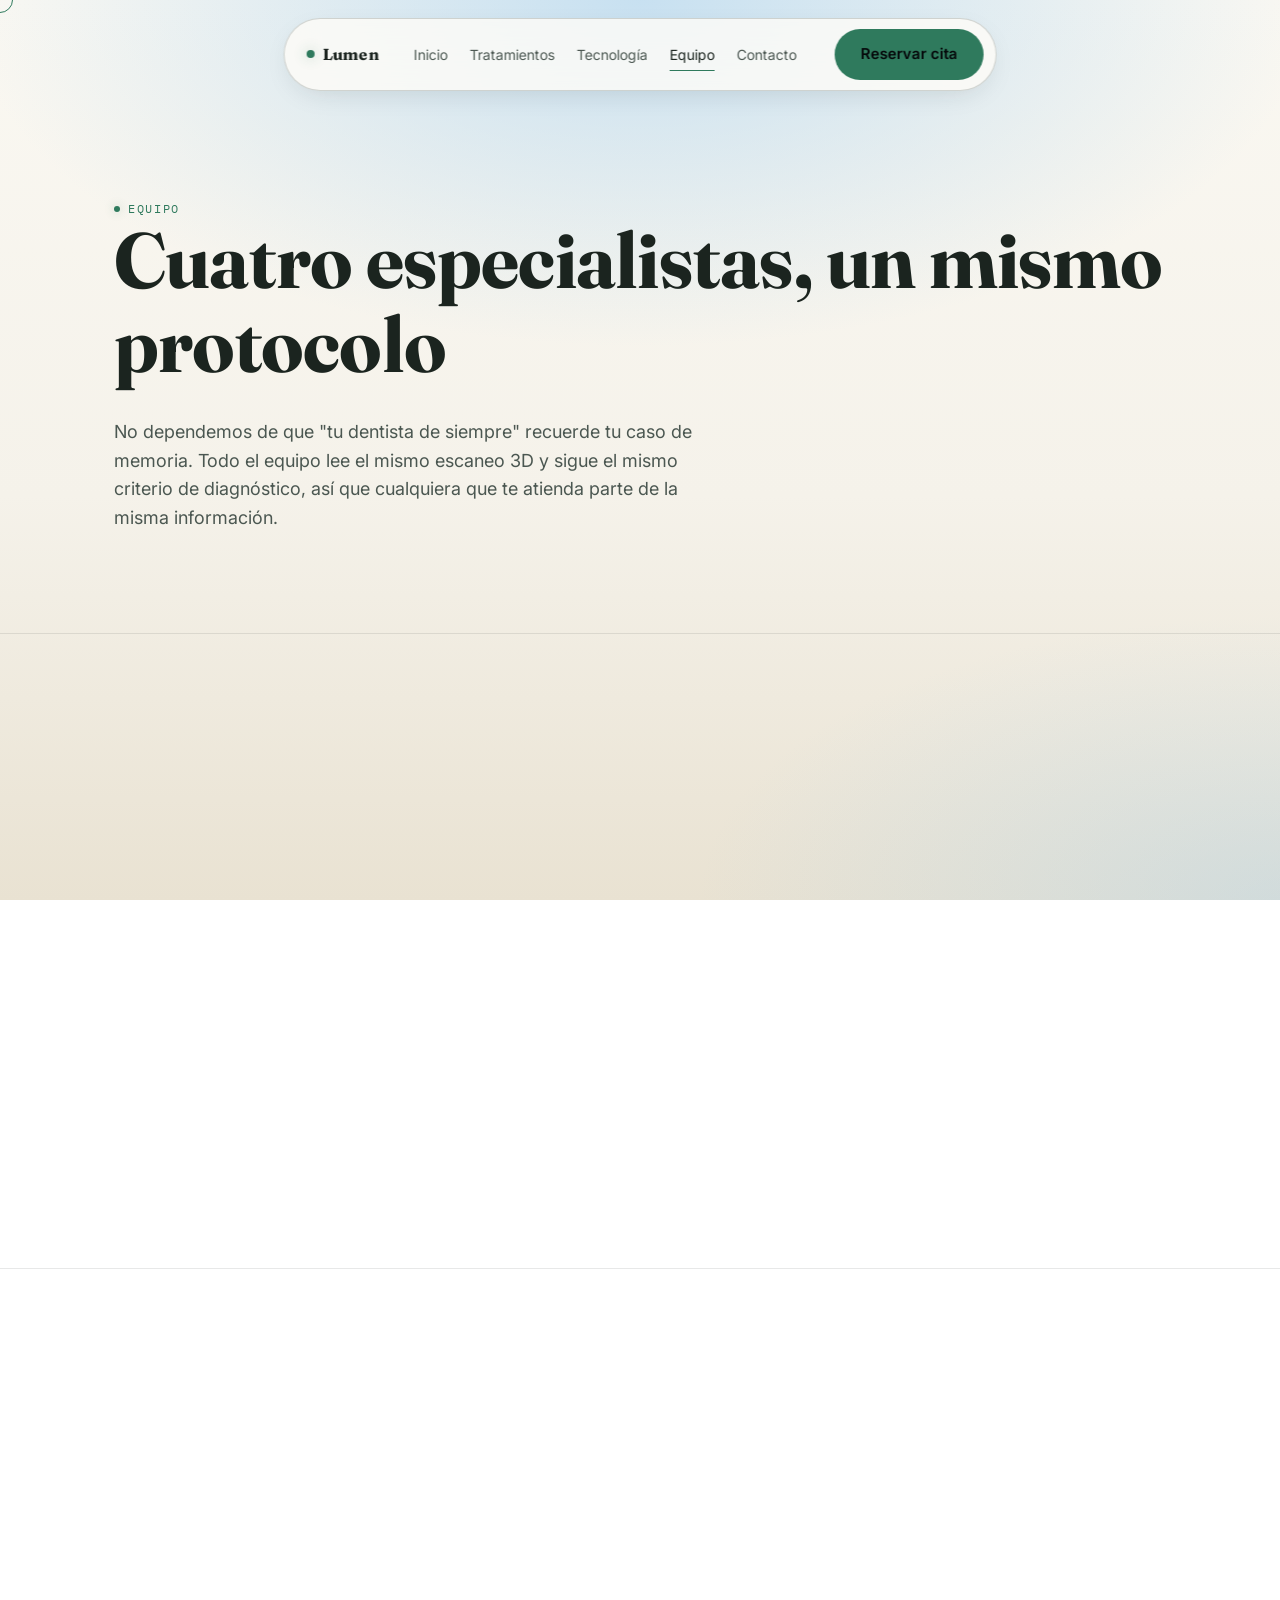
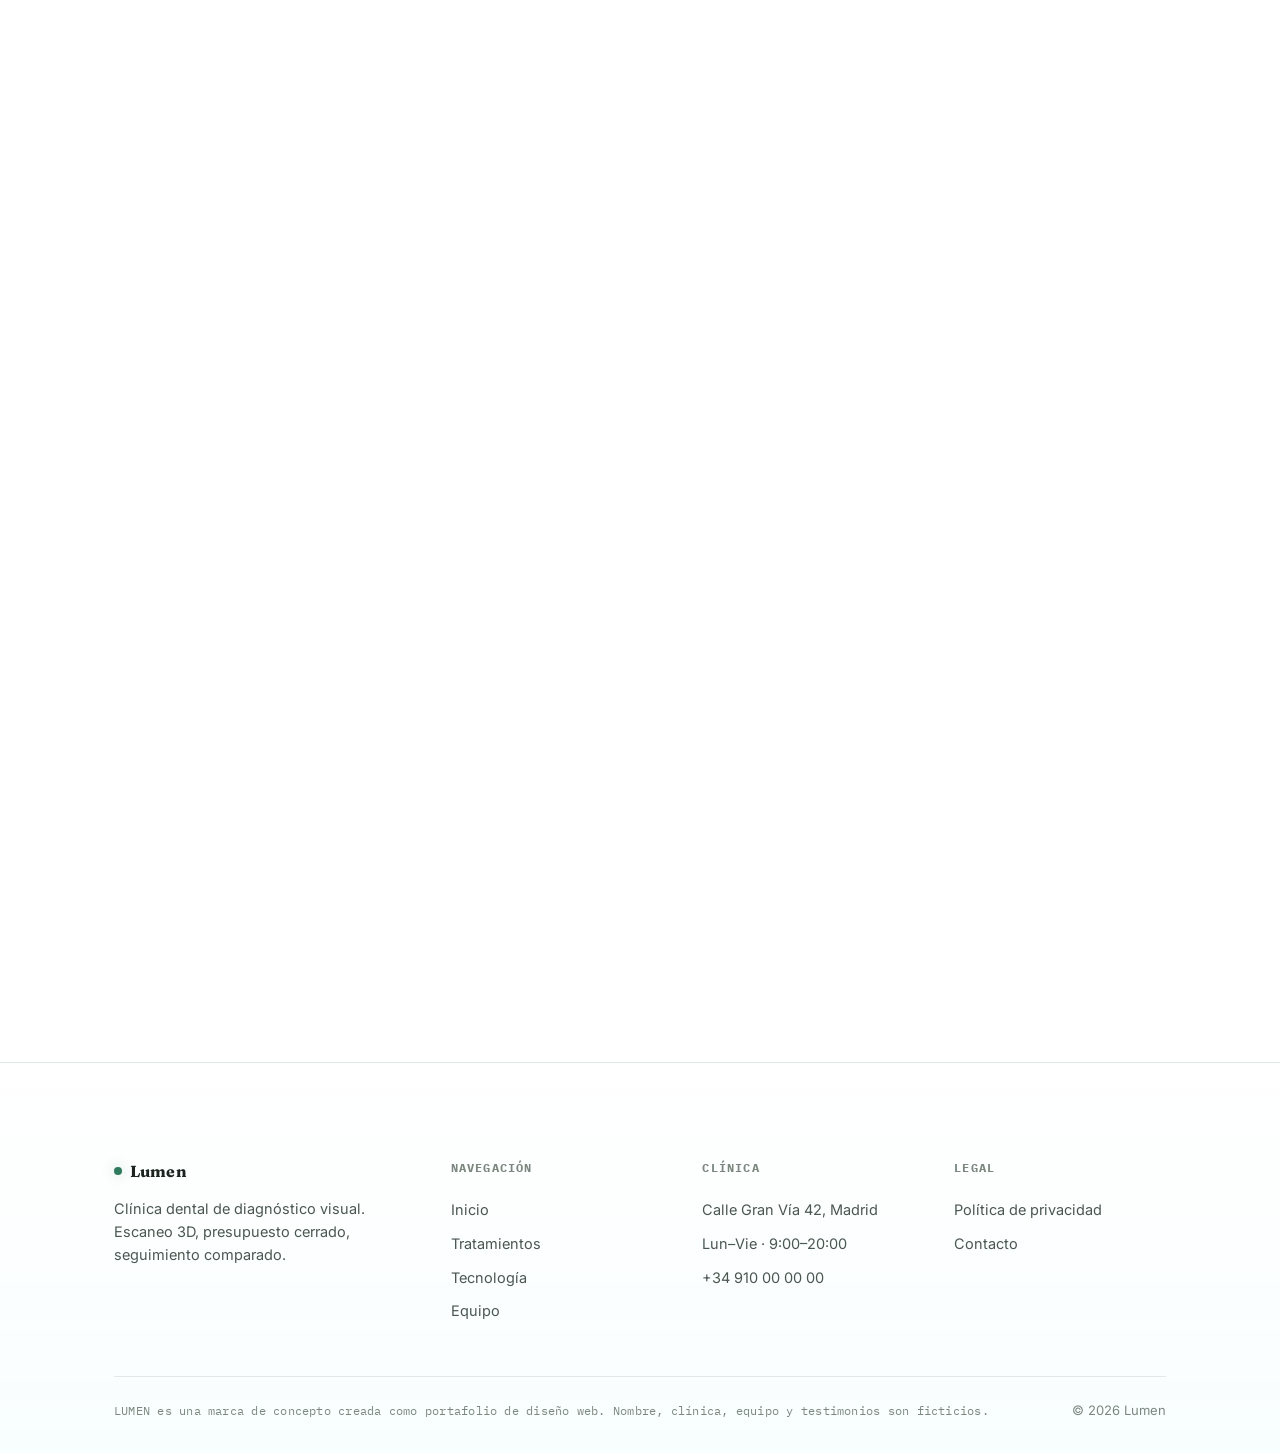
<file: equipo.html>
<html lang="es">
<head>
<meta charset="UTF-8">
<meta name="viewport" content="width=device-width, initial-scale=1.0">
<title>Equipo · Lumen Clínica Dental</title>
<meta name="description" content="Conoce al equipo clínico de Lumen: cuatro especialistas que comparten el mismo protocolo de diagnóstico por escaneo 3D.">
<link rel="icon" href="data:image/svg+xml,<svg xmlns=%22http://www.w3.org/2000/svg%22 viewBox=%220 0 100 100%22><circle cx=%2250%22 cy=%2250%22 r=%2242%22 fill=%22%2310161a%22/><circle cx=%2250%22 cy=%2250%22 r=%2222%22 fill=%22none%22 stroke=%22%232f9e6e%22 stroke-width=%228%22/></svg>">
<link rel="preconnect" href="https://fonts.googleapis.com">
<link rel="preconnect" href="https://fonts.gstatic.com" crossorigin>
<link href="https://fonts.googleapis.com/css2?family=Fraunces:ital,opsz,wght@0,9..144,500..800;1,9..144,500..800&family=Inter:wght@400;500;600;700&family=IBM+Plex+Mono:wght@400;500&display=swap" rel="stylesheet">
<link rel="stylesheet" href="assets/css/style.css">
<style>
  .team-grid { display: grid; grid-template-columns: repeat(4, 1fr); gap: 24px; }
  .team-card { position: relative; border-radius: 20px; overflow: hidden; aspect-ratio: 3/4; }
  .team-card img { width: 100%; height: 100%; object-fit: cover; transition: transform 0.7s var(--ease-out); }
  .team-card:hover img { transform: scale(1.06); }
  .team-card .overlay {
    position: absolute; inset: 0;
    background: linear-gradient(180deg, transparent 40%, rgba(10,13,15,0.94) 100%);
  }
  .team-card .info { position: absolute; left: 0; right: 0; bottom: 0; padding: 22px; }
  .team-card .info h3 { font-family: var(--font-display); font-size: 19px; }
  .team-card .info span.role { display: block; margin-top: 4px; font-size: 12.5px; color: var(--accent); font-family: var(--font-mono); }
  .team-card .info p.bio {
    margin-top: 10px; font-size: 13px; color: var(--text-dim); line-height: 1.5;
    max-height: 0; overflow: hidden; opacity: 0;
    transition: max-height 0.4s var(--ease-out), opacity 0.3s;
  }
  .team-card:hover .info p.bio, .team-card:focus-within .info p.bio { max-height: 120px; opacity: 1; }
  @media (max-width: 980px) { .team-grid { grid-template-columns: 1fr 1fr; } }
  @media (max-width: 560px) {
    .team-grid { grid-template-columns: 1fr; }
    .team-card .info p.bio { max-height: 120px; opacity: 1; }
  }

  .values-grid { display: grid; grid-template-columns: repeat(3, 1fr); gap: 24px; }
  .value-card h3 { font-family: var(--font-display); font-size: 20px; }
  .value-card .num { font-family: var(--font-mono); color: var(--text-faint); font-size: 13px; }
  .value-card p { margin-top: 12px; color: var(--text-dim); font-size: 14.5px; line-height: 1.6; }
  @media (max-width: 780px) { .values-grid { grid-template-columns: 1fr; } }

  .cta-band { border-radius: 28px; background: linear-gradient(135deg, var(--surface), var(--surface-2)); border: 1px solid var(--line-strong); padding: clamp(50px, 8vw, 90px) clamp(30px, 6vw, 80px); text-align: center; position: relative; overflow: hidden; }
  .cta-band::before { content: ""; position: absolute; width: 400px; height: 400px; background: radial-gradient(circle, var(--accent-soft), transparent 70%); top: -150px; right: -100px; }
  .cta-band h2 { font-family: var(--font-display); font-size: clamp(30px, 4vw, 46px); position: relative; }
  .cta-band p { margin: 18px auto 0; color: var(--text-dim); max-width: 46ch; position: relative; }
  .cta-band .hero-actions { justify-content: center; margin-top: 34px; position: relative; display: flex; gap: 16px; flex-wrap: wrap; }
</style>
</head>
<body>
<a class="skip-link" href="#main">Saltar al contenido</a>

<nav class="nav" aria-label="Navegación principal">
  <a href="index.html" class="nav-logo"><span class="dot"></span>Lumen</a>
  <div class="nav-links">
    <a href="index.html">Inicio</a>
    <a href="tratamientos.html">Tratamientos</a>
    <a href="tecnologia.html">Tecnología</a>
    <a href="equipo.html" class="active">Equipo</a>
    <a href="contacto.html">Contacto</a>
  </div>
  <a href="contacto.html" class="nav-cta btn btn-primary">Reservar cita</a>
  <button class="nav-burger" aria-label="Abrir menú" aria-expanded="false"><span></span></button>
</nav>

<div class="mobile-panel">
  <a href="index.html">Inicio</a>
  <a href="tratamientos.html">Tratamientos</a>
  <a href="tecnologia.html">Tecnología</a>
  <a href="equipo.html">Equipo</a>
  <a href="contacto.html">Contacto</a>
  <a href="contacto.html" class="btn btn-primary">Reservar cita</a>
</div>

<main id="main">
  <section class="page-hero">
    <div class="wrap">
      <span class="eyebrow reveal in">Equipo</span>
      <h1 class="choreo">Cuatro especialistas, un mismo protocolo</h1>
      <p class="reveal in">No dependemos de que "tu dentista de siempre" recuerde tu caso de memoria. Todo el equipo lee el mismo escaneo 3D y sigue el mismo criterio de diagnóstico, así que cualquiera que te atienda parte de la misma información.</p>
    </div>
  </section>

  <section class="section-pad">
    <div class="wrap">
      <div class="team-grid reveal-stagger">

        <div class="team-card r-item photo-zoom" data-parallax="0.04" tabindex="0">
          <img src="assets/img/team-elena.jpg" alt="Dra. Elena Vidal, directora clínica de Lumen" loading="lazy">
          <div class="overlay"></div>
          <div class="info">
            <h3>Dra. Elena Vidal</h3>
            <span class="role">DIRECTORA CLÍNICA · ORTODONCIA</span>
            <p class="bio">14 años de práctica. Diseñó el protocolo de diagnóstico compartido que usa todo el equipo.</p>
          </div>
        </div>

        <div class="team-card r-item photo-zoom" data-parallax="-0.04" tabindex="0">
          <img src="assets/img/team-ruben.jpg" alt="Dr. Rubén Castro, cirugía e implantología en Lumen" loading="lazy">
          <div class="overlay"></div>
          <div class="info">
            <h3>Dr. Rubén Castro</h3>
            <span class="role">CIRUGÍA E IMPLANTOLOGÍA</span>
            <p class="bio">Especializado en cirugía guiada por escaneo 3D. Formación en implantología digital en Barcelona.</p>
          </div>
        </div>

        <div class="team-card r-item photo-zoom" data-parallax="0.04" tabindex="0">
          <img src="assets/img/team-noa.jpg" alt="Dra. Noa Ferrer, estética dental en Lumen" loading="lazy">
          <div class="overlay"></div>
          <div class="info">
            <h3>Dra. Noa Ferrer</h3>
            <span class="role">ESTÉTICA Y ODONTOPEDIATRÍA</span>
            <p class="bio">Diseña sonrisas sobre el modelo digital antes de tocar una pieza. Atiende también a los pacientes más pequeños.</p>
          </div>
        </div>

        <div class="team-card r-item photo-zoom" data-parallax="-0.04" tabindex="0">
          <img src="assets/img/team-david.jpg" alt="Dr. David Salas, endodoncia en Lumen" loading="lazy">
          <div class="overlay"></div>
          <div class="info">
            <h3>Dr. David Salas</h3>
            <span class="role">ENDODONCIA · SUPERVISIÓN CLÍNICA</span>
            <p class="bio">Más de 20 años en tratamiento de conducto. Revisa los casos complejos con todo el equipo cada semana.</p>
          </div>
        </div>

      </div>
    </div>
  </section>

  <hr class="divider">

  <section class="section-pad">
    <div class="wrap">
      <div class="section-head reveal">
        <span class="eyebrow">Cómo trabajamos</span>
        <h2>Tres reglas que sigue todo el equipo, sin excepción</h2>
      </div>
      <div class="values-grid">
        <div class="value-card reveal">
          <span class="num mono">01</span>
          <h3>Nada se explica solo de palabra</h3>
          <p>Si un diagnóstico no se puede señalar en la pantalla del escaneo, no se considera explicado. Es la regla que más veces repetimos en las reuniones clínicas.</p>
        </div>
        <div class="value-card reveal">
          <span class="num mono">02</span>
          <h3>El presupuesto se firma antes, no se ajusta después</h3>
          <p>Cualquier cambio de plan se conversa con el paciente delante de su propio escaneo, nunca se descubre en la factura.</p>
        </div>
        <div class="value-card reveal">
          <span class="num mono">03</span>
          <h3>Los casos difíciles se ven en equipo</h3>
          <p>Cada caso complejo se revisa entre varios especialistas antes de proponer un plan, no depende del criterio de una sola persona.</p>
        </div>
      </div>
    </div>
  </section>

  <section class="section-pad">
    <div class="wrap">
      <div class="cta-band reveal-scale">
        <h2>¿Con quién te gustaría empezar?</h2>
        <p>La primera cita siempre incluye el escaneo de diagnóstico, sin importar qué especialista te atienda primero.</p>
        <div class="hero-actions">
          <a href="contacto.html" class="btn btn-primary">Reservar cita</a>
          <a href="tratamientos.html" class="btn btn-ghost">Ver tratamientos</a>
        </div>
      </div>
    </div>
  </section>
</main>

<footer>
  <div class="wrap">
    <div class="footer-grid">
      <div class="footer-brand">
        <a href="index.html" class="nav-logo"><span class="dot"></span>Lumen</a>
        <p>Clínica dental de diagnóstico visual. Escaneo 3D, presupuesto cerrado, seguimiento comparado.</p>
      </div>
      <div class="footer-col">
        <h4>Navegación</h4>
        <a href="index.html">Inicio</a>
        <a href="tratamientos.html">Tratamientos</a>
        <a href="tecnologia.html">Tecnología</a>
        <a href="equipo.html">Equipo</a>
      </div>
      <div class="footer-col">
        <h4>Clínica</h4>
        <span>Calle Gran Vía 42, Madrid</span>
        <span>Lun–Vie · 9:00–20:00</span>
        <a href="tel:+34910000000">+34 910 00 00 00</a>
      </div>
      <div class="footer-col">
        <h4>Legal</h4>
        <a href="contacto.html#privacidad">Política de privacidad</a>
        <a href="contacto.html">Contacto</a>
      </div>
    </div>
    <div class="footer-bottom">
      <span class="footer-fictional">LUMEN es una marca de concepto creada como portafolio de diseño web. Nombre, clínica, equipo y testimonios son ficticios.</span>
      <span>© 2026 Lumen</span>
    </div>
  </div>
</footer>

<script src="assets/js/main.js"></script>
</body>
</html>
</file>
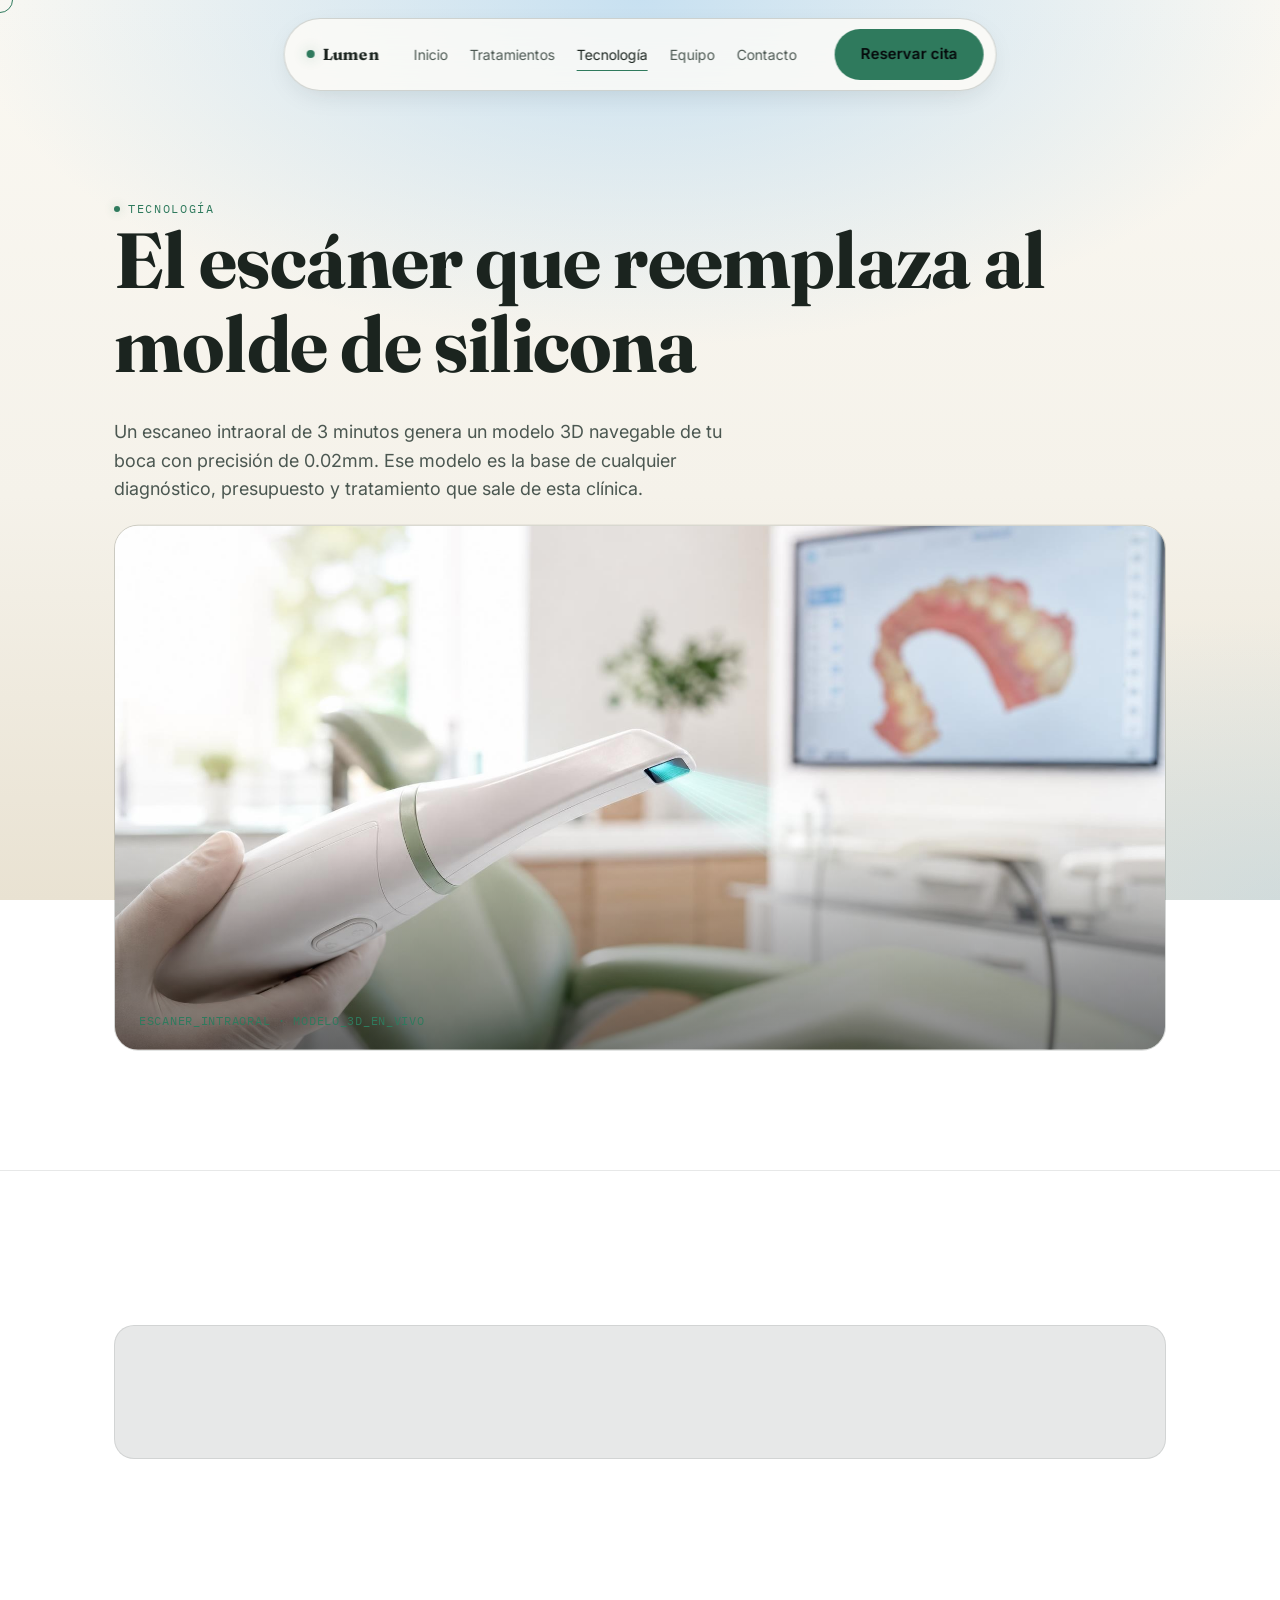
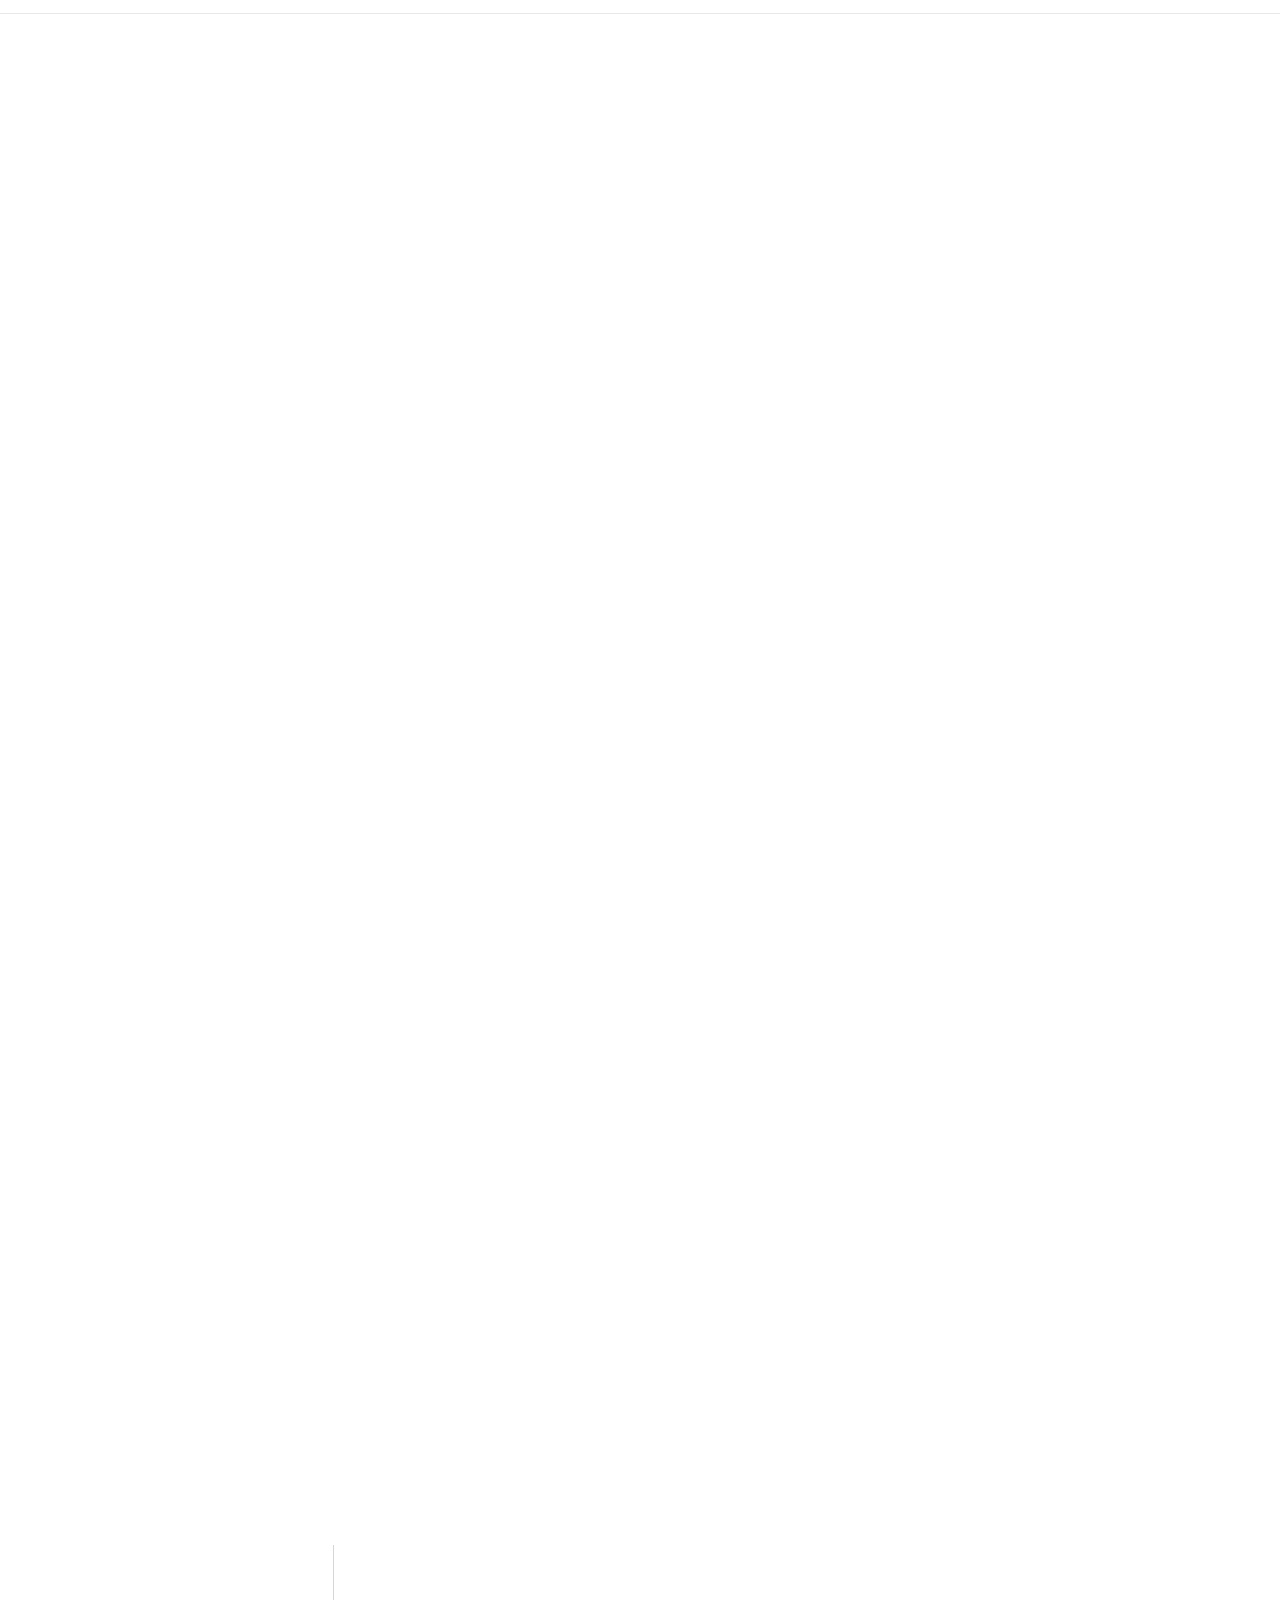
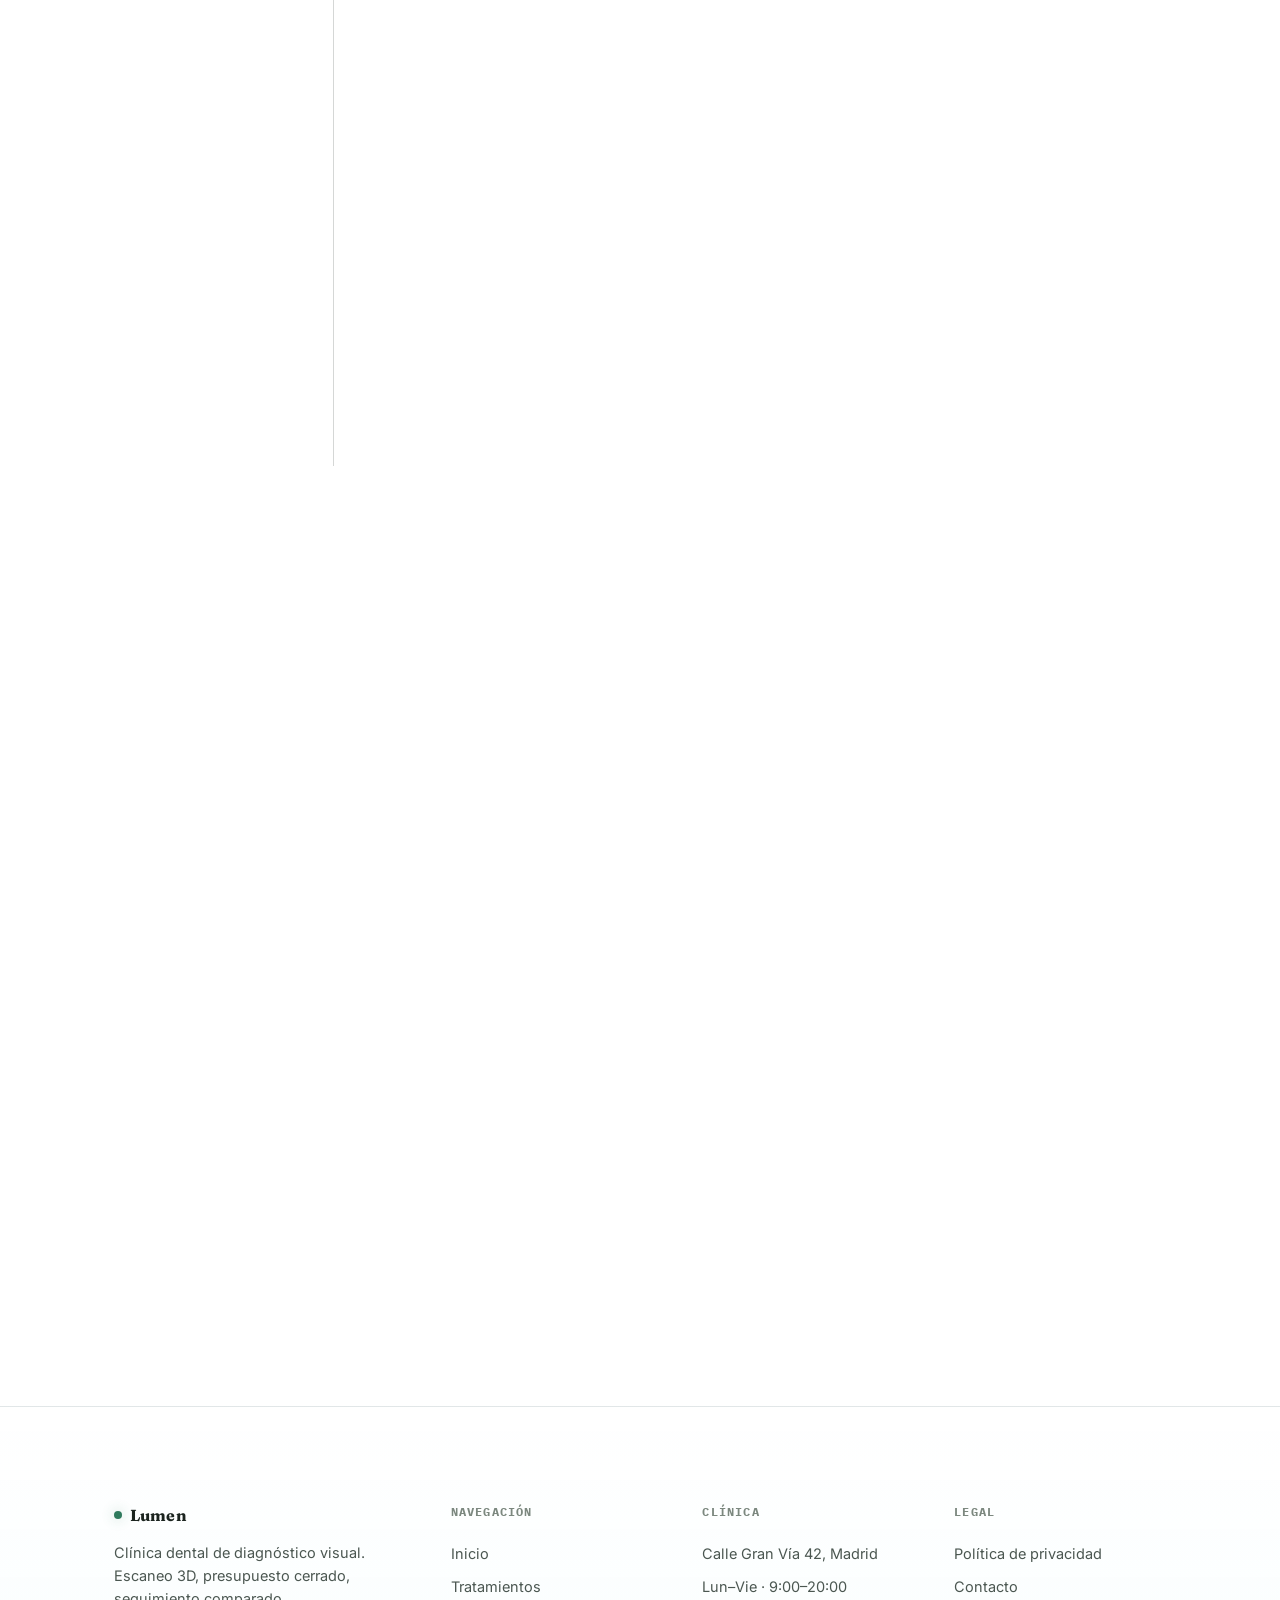
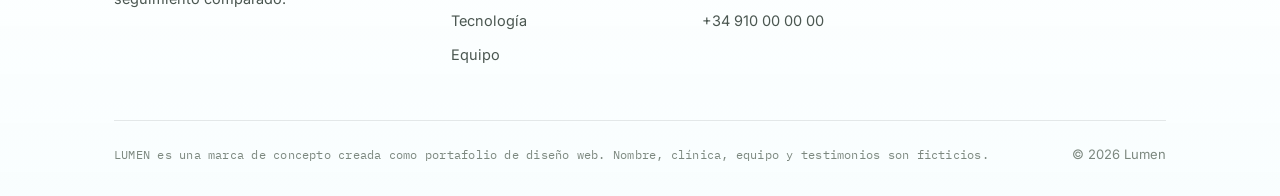
<file: tecnologia.html>
<html lang="es">
<head>
<meta charset="UTF-8">
<meta name="viewport" content="width=device-width, initial-scale=1.0">
<title>Tecnología · Lumen Clínica Dental</title>
<meta name="description" content="El escáner intraoral 3D que usa Lumen: cómo funciona, por qué reemplaza al molde tradicional y cómo convierte tu boca en un modelo digital que puedes ver.">
<link rel="icon" href="data:image/svg+xml,<svg xmlns=%22http://www.w3.org/2000/svg%22 viewBox=%220 0 100 100%22><circle cx=%2250%22 cy=%2250%22 r=%2242%22 fill=%22%2310161a%22/><circle cx=%2250%22 cy=%2250%22 r=%2222%22 fill=%22none%22 stroke=%22%232f9e6e%22 stroke-width=%228%22/></svg>">
<link rel="preconnect" href="https://fonts.googleapis.com">
<link rel="preconnect" href="https://fonts.gstatic.com" crossorigin>
<link href="https://fonts.googleapis.com/css2?family=Fraunces:ital,opsz,wght@0,9..144,500..800;1,9..144,500..800&family=Inter:wght@400;500;600;700&family=IBM+Plex+Mono:wght@400;500&display=swap" rel="stylesheet">
<link rel="stylesheet" href="assets/css/style.css">
<style>
  .tech-hero-img {
    margin-top: 40px;
    border-radius: 24px;
    overflow: hidden;
    border: 1px solid var(--line-strong);
    position: relative;
    aspect-ratio: 16/8;
  }
  .tech-hero-img img { width: 100%; height: 100%; object-fit: cover; }
  .tech-hero-img::after {
    content: "";
    position: absolute; inset: 0;
    background: linear-gradient(180deg, transparent 60%, rgba(10,13,15,0.5));
  }
  .tech-hero-img .tag {
    position: absolute; bottom: 20px; left: 24px;
    font-family: var(--font-mono); font-size: 12px; color: var(--accent);
    letter-spacing: 0.06em; z-index: 2;
  }

  .compare-wrap { position: relative; border-radius: 20px; overflow: hidden; border: 1px solid var(--line); aspect-ratio: 16/9; }
  .compare-side { position: absolute; inset: 0; display: flex; align-items: center; justify-content: center; flex-direction: column; gap: 14px; }
  .compare-side.old { background: var(--surface); }
  .compare-side.new { background: linear-gradient(135deg, var(--surface), var(--accent-soft)); clip-path: inset(0 0 0 50%); }
  .compare-side svg { width: 70px; height: 70px; }
  .compare-side span.lbl { font-family: var(--font-mono); font-size: 12px; letter-spacing: 0.08em; color: var(--text-faint); }
  .compare-handle {
    position: absolute; top: 0; bottom: 0; left: 50%;
    width: 2px; background: var(--accent);
    cursor: ew-resize;
  }
  .compare-handle::after {
    content: "↔"; position: absolute; top: 50%; left: 50%; transform: translate(-50%,-50%);
    width: 40px; height: 40px; border-radius: 50%; background: var(--accent); color: #06090b;
    display: flex; align-items: center; justify-content: center; font-size: 16px;
  }

  .spec-list { display: grid; grid-template-columns: repeat(4, 1fr); gap: 1px; background: var(--line); border: 1px solid var(--line); border-radius: 20px; overflow: hidden; }
  .spec-cell { background: var(--card-grad); padding: 30px 24px; }
  .spec-cell .stat-num { font-size: 30px; color: var(--accent); }
  .spec-cell .label { display: block; margin-top: 8px; font-size: 13px; color: var(--text-dim); }
  @media (max-width: 700px) { .spec-list { grid-template-columns: 1fr 1fr; } }

  .step-line { position: relative; padding-left: 34px; }
  .step-line::before { content: ""; position: absolute; left: 9px; top: 6px; bottom: 6px; width: 1px; background: var(--line-strong); }
  .step { position: relative; padding-bottom: 44px; }
  .step:last-child { padding-bottom: 0; }
  .step::before { content: ""; position: absolute; left: -34px; top: 4px; width: 18px; height: 18px; border-radius: 50%; background: var(--bg); border: 2px solid var(--accent); }
  .step h3 { font-family: var(--font-display); font-size: 19px; }
  .step p { margin-top: 8px; color: var(--text-dim); font-size: 14.5px; line-height: 1.6; max-width: 52ch; }

  .cta-band { border-radius: 28px; background: linear-gradient(135deg, var(--surface), var(--surface-2)); border: 1px solid var(--line-strong); padding: clamp(50px, 8vw, 90px) clamp(30px, 6vw, 80px); text-align: center; position: relative; overflow: hidden; }
  .cta-band::before { content: ""; position: absolute; width: 400px; height: 400px; background: radial-gradient(circle, var(--accent-soft), transparent 70%); top: -150px; right: -100px; }
  .cta-band h2 { font-family: var(--font-display); font-size: clamp(30px, 4vw, 46px); position: relative; }
  .cta-band p { margin: 18px auto 0; color: var(--text-dim); max-width: 46ch; position: relative; }
  .cta-band .hero-actions { justify-content: center; margin-top: 34px; position: relative; display: flex; gap: 16px; flex-wrap: wrap; }
</style>
</head>
<body>
<a class="skip-link" href="#main">Saltar al contenido</a>

<nav class="nav" aria-label="Navegación principal">
  <a href="index.html" class="nav-logo"><span class="dot"></span>Lumen</a>
  <div class="nav-links">
    <a href="index.html">Inicio</a>
    <a href="tratamientos.html">Tratamientos</a>
    <a href="tecnologia.html" class="active">Tecnología</a>
    <a href="equipo.html">Equipo</a>
    <a href="contacto.html">Contacto</a>
  </div>
  <a href="contacto.html" class="nav-cta btn btn-primary">Reservar cita</a>
  <button class="nav-burger" aria-label="Abrir menú" aria-expanded="false"><span></span></button>
</nav>

<div class="mobile-panel">
  <a href="index.html">Inicio</a>
  <a href="tratamientos.html">Tratamientos</a>
  <a href="tecnologia.html">Tecnología</a>
  <a href="equipo.html">Equipo</a>
  <a href="contacto.html">Contacto</a>
  <a href="contacto.html" class="btn btn-primary">Reservar cita</a>
</div>

<main id="main">
  <section class="page-hero">
    <div class="wrap">
      <span class="eyebrow reveal in">Tecnología</span>
      <h1 class="choreo">El escáner que reemplaza al molde de silicona</h1>
      <p class="reveal in">Un escaneo intraoral de 3 minutos genera un modelo 3D navegable de tu boca con precisión de 0.02mm. Ese modelo es la base de cualquier diagnóstico, presupuesto y tratamiento que sale de esta clínica.</p>
      <div class="tech-hero-img reveal photo-zoom" data-parallax="0.06">
        <img src="assets/img/tech-scanner.jpg" alt="Escáner intraoral 3D de Lumen proyectando el modelo digital de una arcada dental" loading="eager">
        <span class="tag mono">ESCANER_INTRAORAL · MODELO_3D_EN_VIVO</span>
      </div>
    </div>
  </section>

  <section class="section-pad">
    <div class="wrap">
      <div class="spec-list reveal-stagger">
        <div class="spec-cell r-item"><span class="stat-num" data-count="0.02">0</span><span class="label">mm de margen de error</span></div>
        <div class="spec-cell r-item"><span class="stat-num" data-count="3">0</span><span class="label">min de escaneo completo</span></div>
        <div class="spec-cell r-item"><span class="stat-num" data-count="0">0</span><span class="label">moldes de silicona necesarios</span></div>
        <div class="spec-cell r-item"><span class="stat-num" data-count="100">0</span><span class="label">% del modelo visible para ti</span></div>
      </div>
    </div>
  </section>

  <hr class="divider">

  <section class="section-pad">
    <div class="wrap">
      <div class="section-head reveal">
        <span class="eyebrow">Molde vs. escaneo</span>
        <h2>Arrastra para comparar</h2>
        <p class="lit-text">La diferencia no es solo comodidad. Un modelo digital se puede rotar, medir y comparar contra el siguiente control; un molde de yeso se guarda en un cajón.</p>
      </div>
      <div class="compare-wrap reveal" id="compareWrap">
        <div class="compare-side old">
          <svg viewBox="0 0 24 24" fill="none" stroke="var(--text-faint)" stroke-width="1.4"><circle cx="12" cy="12" r="9"/><path d="M8 10c0-2 1.5-3 4-3s4 1 4 3-1 3-1 5-1 3-3 3-3-1-3-3-1-3-1-5Z"/></svg>
          <span class="lbl mono">MOLDE DE SILICONA</span>
        </div>
        <div class="compare-side new">
          <svg viewBox="0 0 24 24" fill="none" stroke="var(--accent)" stroke-width="1.4"><circle cx="12" cy="12" r="9" stroke-dasharray="2 3"/><path d="M8 10c0-2 1.5-3 4-3s4 1 4 3-1 3-1 5-1 3-3 3-3-1-3-3-1-3-1-5Z"/><circle cx="12" cy="8.5" r="0.6" fill="var(--accent)"/><circle cx="8.5" cy="12" r="0.6" fill="var(--accent)"/><circle cx="15.5" cy="12" r="0.6" fill="var(--accent)"/></svg>
          <span class="lbl mono">MODELO 3D LUMEN</span>
        </div>
        <div class="compare-handle" id="compareHandle"></div>
      </div>
    </div>
  </section>

  <section class="section-pad">
    <div class="wrap" style="max-width:760px">
      <div class="section-head reveal">
        <span class="eyebrow">Cómo funciona la cita</span>
        <h2>De la varita al plan de tratamiento</h2>
      </div>
      <div class="step-line">
        <div class="step reveal">
          <h3>Se pasa la varita por tu boca, sin moldes</h3>
          <p>El escáner captura miles de puntos por segundo mientras lo desplazamos por tus arcadas. No hay presión, no hay material que se endurezca dentro de tu boca.</p>
        </div>
        <div class="step reveal">
          <h3>El modelo 3D aparece en pantalla en tiempo real</h3>
          <p>Ves tu propia boca formarse en la pantalla mientras se escanea, con color y textura reales, no una radiografía plana.</p>
        </div>
        <div class="step reveal">
          <h3>Señalamos juntos lo que encontramos</h3>
          <p>Zonas de desgaste, posibles caries, encías retraídas: cada hallazgo se marca directamente sobre tu modelo, no se describe de memoria.</p>
        </div>
        <div class="step reveal">
          <h3>El modelo queda guardado para el próximo control</h3>
          <p>En tu siguiente visita, tu nuevo escaneo se superpone al anterior. Cualquier cambio se ve como una diferencia real, no como una sospecha.</p>
        </div>
      </div>
    </div>
  </section>

  <section class="section-pad">
    <div class="wrap">
      <div class="cta-band reveal-scale">
        <h2>Ver tu propio escaneo cambia la conversación</h2>
        <p>Reserva la cita de diagnóstico y sal con un modelo 3D de tu boca que puedes entender de un vistazo.</p>
        <div class="hero-actions">
          <a href="contacto.html" class="btn btn-primary">Reservar diagnóstico</a>
          <a href="equipo.html" class="btn btn-ghost">Conocer al equipo</a>
        </div>
      </div>
    </div>
  </section>
</main>

<footer>
  <div class="wrap">
    <div class="footer-grid">
      <div class="footer-brand">
        <a href="index.html" class="nav-logo"><span class="dot"></span>Lumen</a>
        <p>Clínica dental de diagnóstico visual. Escaneo 3D, presupuesto cerrado, seguimiento comparado.</p>
      </div>
      <div class="footer-col">
        <h4>Navegación</h4>
        <a href="index.html">Inicio</a>
        <a href="tratamientos.html">Tratamientos</a>
        <a href="tecnologia.html">Tecnología</a>
        <a href="equipo.html">Equipo</a>
      </div>
      <div class="footer-col">
        <h4>Clínica</h4>
        <span>Calle Gran Vía 42, Madrid</span>
        <span>Lun–Vie · 9:00–20:00</span>
        <a href="tel:+34910000000">+34 910 00 00 00</a>
      </div>
      <div class="footer-col">
        <h4>Legal</h4>
        <a href="contacto.html#privacidad">Política de privacidad</a>
        <a href="contacto.html">Contacto</a>
      </div>
    </div>
    <div class="footer-bottom">
      <span class="footer-fictional">LUMEN es una marca de concepto creada como portafolio de diseño web. Nombre, clínica, equipo y testimonios son ficticios.</span>
      <span>© 2026 Lumen</span>
    </div>
  </div>
</footer>

<script src="assets/js/main.js"></script>
<script>
  (function () {
    var wrap = document.getElementById("compareWrap");
    var handle = document.getElementById("compareHandle");
    var newSide = wrap.querySelector(".new");
    if (!wrap || !handle) return;
    var dragging = false;
    function setPos(x) {
      var rect = wrap.getBoundingClientRect();
      var pct = Math.min(100, Math.max(0, ((x - rect.left) / rect.width) * 100));
      newSide.style.clipPath = "inset(0 0 0 " + pct + "%)";
      handle.style.left = pct + "%";
    }
    handle.addEventListener("pointerdown", function () { dragging = true; });
    window.addEventListener("pointerup", function () { dragging = false; });
    window.addEventListener("pointermove", function (e) { if (dragging) setPos(e.clientX); });
    wrap.addEventListener("pointerdown", function (e) { setPos(e.clientX); dragging = true; });
  })();
</script>
</body>
</html>
</file>
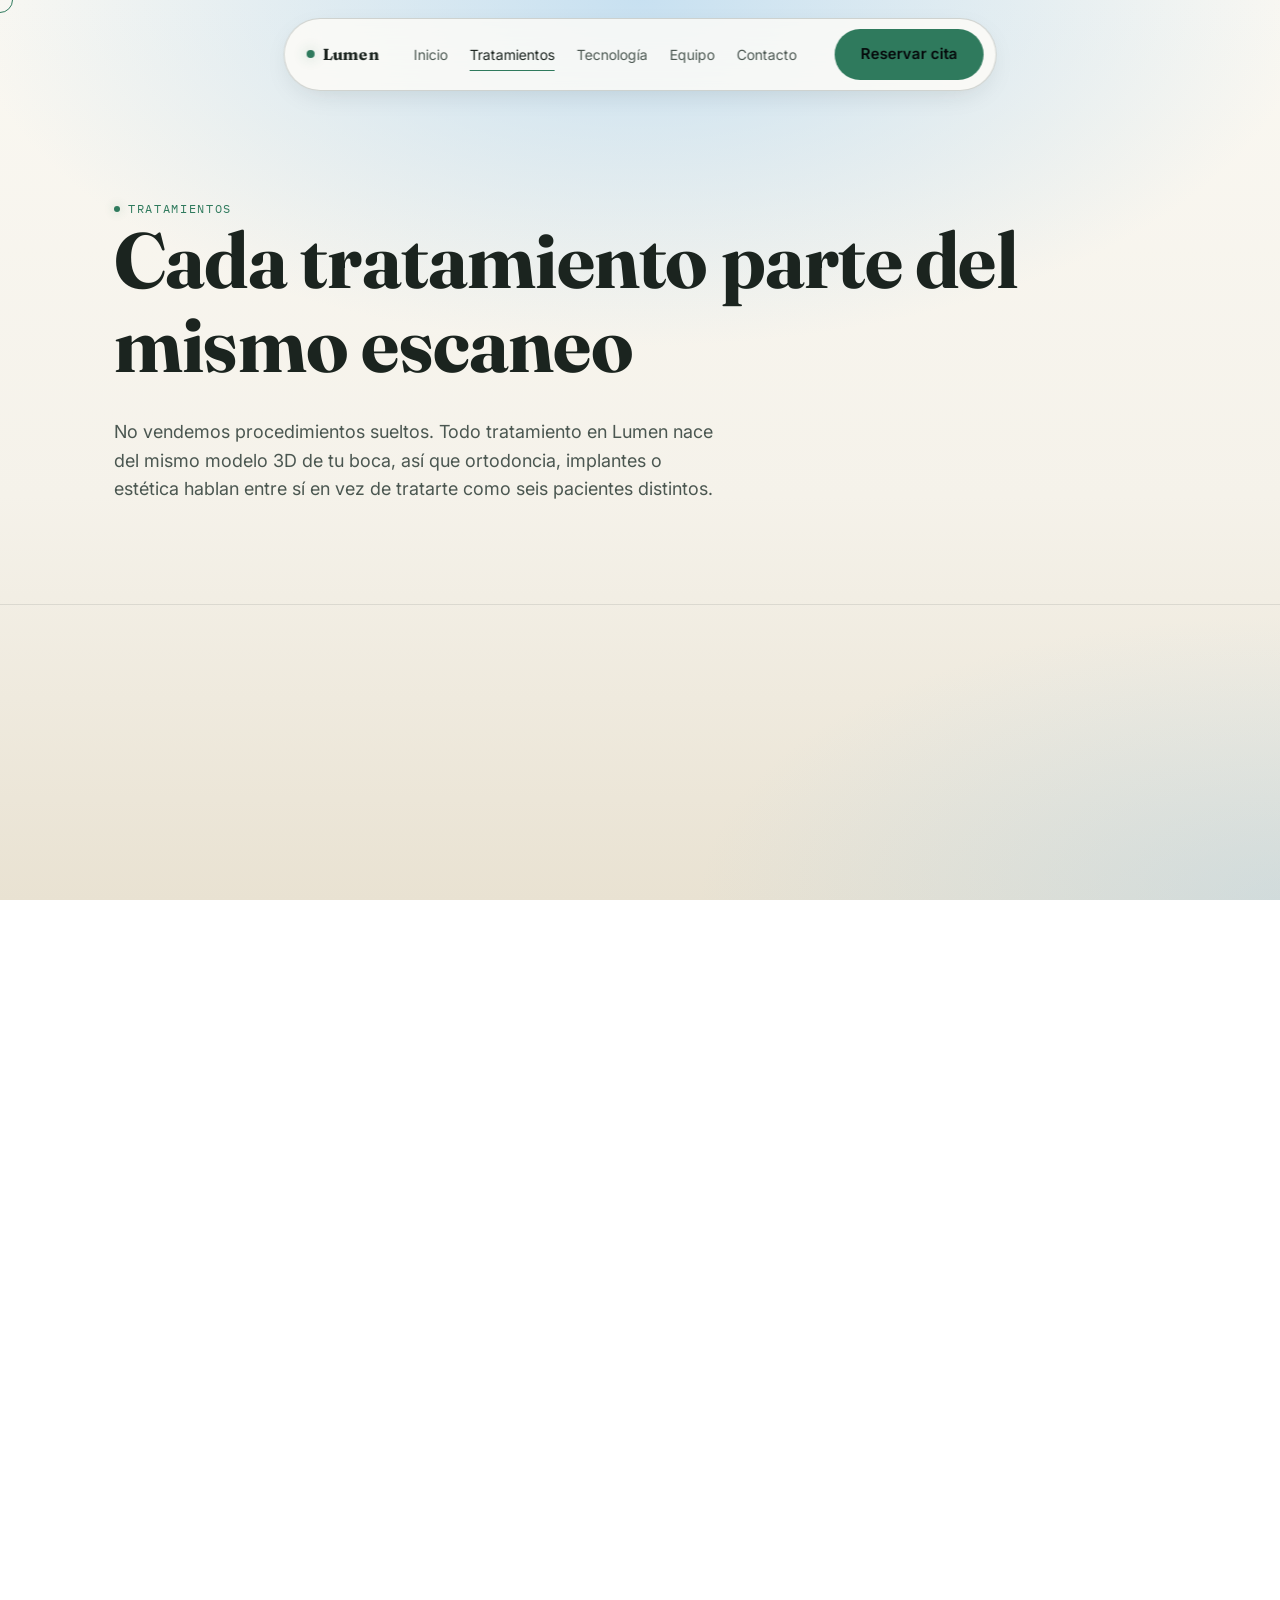
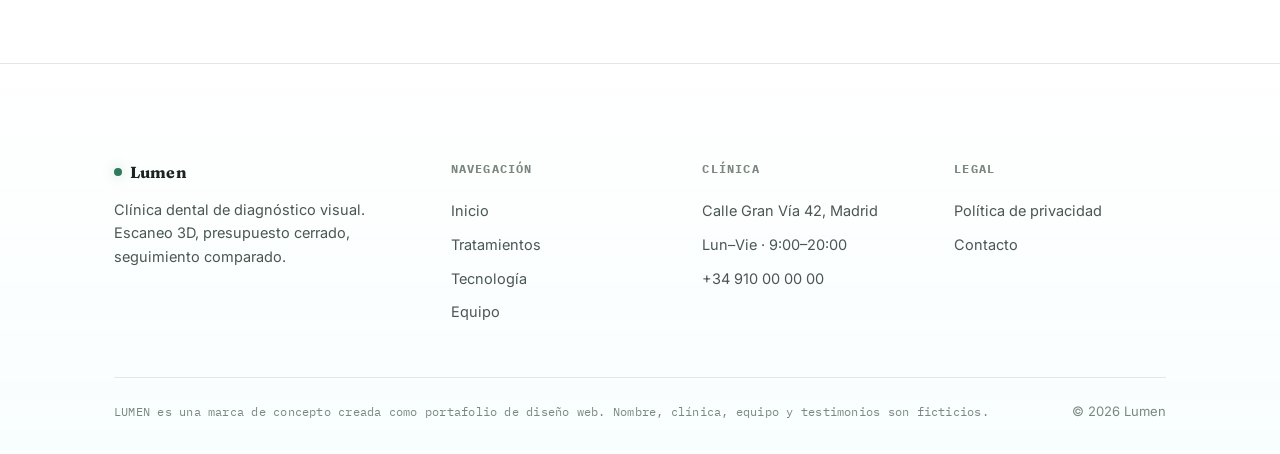
<file: tratamientos.html>
<html lang="es">
<head>
<meta charset="UTF-8">
<meta name="viewport" content="width=device-width, initial-scale=1.0">
<title>Tratamientos · Lumen Clínica Dental</title>
<meta name="description" content="Ortodoncia invisible, implantes, estética dental, endodoncia y odontología preventiva en Lumen: cada tratamiento parte del mismo escaneo 3D y un presupuesto cerrado por escrito.">
<link rel="icon" href="data:image/svg+xml,<svg xmlns=%22http://www.w3.org/2000/svg%22 viewBox=%220 0 100 100%22><circle cx=%2250%22 cy=%2250%22 r=%2242%22 fill=%22%2310161a%22/><circle cx=%2250%22 cy=%2250%22 r=%2222%22 fill=%22none%22 stroke=%22%232f9e6e%22 stroke-width=%228%22/></svg>">
<link rel="preconnect" href="https://fonts.googleapis.com">
<link rel="preconnect" href="https://fonts.gstatic.com" crossorigin>
<link href="https://fonts.googleapis.com/css2?family=Fraunces:ital,opsz,wght@0,9..144,500..800;1,9..144,500..800&family=Inter:wght@400;500;600;700&family=IBM+Plex+Mono:wght@400;500&display=swap" rel="stylesheet">
<link rel="stylesheet" href="assets/css/style.css">
<style>
  .treat-grid { display: grid; grid-template-columns: repeat(3, 1fr); gap: 24px; }
  .treat-card { display: flex; flex-direction: column; height: 100%; }
  .treat-card .icon-wrap {
    width: 52px; height: 52px; border-radius: 14px;
    background: var(--accent-soft);
    display: flex; align-items: center; justify-content: center;
    margin-bottom: 22px;
  }
  .treat-card .icon-wrap svg { width: 26px; height: 26px; stroke: var(--accent); }
  .treat-card h3 { font-family: var(--font-display); font-size: 21px; }
  .treat-card p.desc { margin-top: 12px; color: var(--text-dim); font-size: 14.5px; line-height: 1.6; flex-grow: 1; }
  .treat-card .meta { margin-top: 24px; padding-top: 18px; border-top: 1px solid var(--line); display: flex; justify-content: space-between; align-items: center; }
  .treat-card .price { font-family: var(--font-mono); font-size: 13px; color: var(--accent); }
  .treat-card .arrow { width: 32px; height: 32px; border-radius: 50%; border: 1px solid var(--line-strong); display: flex; align-items: center; justify-content: center; transition: background 0.3s, border-color 0.3s; }
  .treat-card:hover .arrow { background: var(--accent); border-color: var(--accent); }
  .treat-card:hover .arrow svg { stroke: #06090b; }
  .treat-card .arrow svg { width: 14px; height: 14px; stroke: var(--text); transition: stroke 0.3s; }
  @media (max-width: 980px) { .treat-grid { grid-template-columns: 1fr 1fr; } }
  @media (max-width: 640px) { .treat-grid { grid-template-columns: 1fr; } }

  .compare-table { width: 100%; border-collapse: collapse; }
  .compare-table th, .compare-table td { text-align: left; padding: 18px 20px; border-bottom: 1px solid var(--line); font-size: 14.5px; }
  .compare-table th { font-family: var(--font-mono); font-size: 11.5px; text-transform: uppercase; letter-spacing: 0.08em; color: var(--text-faint); font-weight: 500; }
  .compare-table td.check { color: var(--accent); font-size: 18px; }
  .compare-table .row-highlight td { background: var(--accent-soft); }
  .table-wrap { overflow-x: auto; border: 1px solid var(--line); border-radius: 18px; }
  .table-wrap table { min-width: 640px; }

  .cta-band {
    border-radius: 28px; background: linear-gradient(135deg, var(--surface), var(--surface-2));
    border: 1px solid var(--line-strong); padding: clamp(50px, 8vw, 90px) clamp(30px, 6vw, 80px);
    text-align: center; position: relative; overflow: hidden;
  }
  .cta-band::before { content: ""; position: absolute; width: 400px; height: 400px; background: radial-gradient(circle, var(--accent-soft), transparent 70%); top: -150px; right: -100px; }
  .cta-band h2 { font-family: var(--font-display); font-size: clamp(30px, 4vw, 46px); position: relative; }
  .cta-band p { margin: 18px auto 0; color: var(--text-dim); max-width: 46ch; position: relative; }
  .cta-band .hero-actions { justify-content: center; margin-top: 34px; position: relative; display: flex; gap: 16px; flex-wrap: wrap; }
</style>
</head>
<body>
<a class="skip-link" href="#main">Saltar al contenido</a>

<nav class="nav" aria-label="Navegación principal">
  <a href="index.html" class="nav-logo"><span class="dot"></span>Lumen</a>
  <div class="nav-links">
    <a href="index.html">Inicio</a>
    <a href="tratamientos.html" class="active">Tratamientos</a>
    <a href="tecnologia.html">Tecnología</a>
    <a href="equipo.html">Equipo</a>
    <a href="contacto.html">Contacto</a>
  </div>
  <a href="contacto.html" class="nav-cta btn btn-primary">Reservar cita</a>
  <button class="nav-burger" aria-label="Abrir menú" aria-expanded="false"><span></span></button>
</nav>

<div class="mobile-panel">
  <a href="index.html">Inicio</a>
  <a href="tratamientos.html">Tratamientos</a>
  <a href="tecnologia.html">Tecnología</a>
  <a href="equipo.html">Equipo</a>
  <a href="contacto.html">Contacto</a>
  <a href="contacto.html" class="btn btn-primary">Reservar cita</a>
</div>

<main id="main">
  <section class="page-hero">
    <div class="wrap">
      <span class="eyebrow reveal in">Tratamientos</span>
      <h1 class="choreo">Cada tratamiento parte del mismo escaneo</h1>
      <p class="reveal in">No vendemos procedimientos sueltos. Todo tratamiento en Lumen nace del mismo modelo 3D de tu boca, así que ortodoncia, implantes o estética hablan entre sí en vez de tratarte como seis pacientes distintos.</p>
    </div>
  </section>

  <section class="section-pad">
    <div class="wrap">
      <div class="treat-grid">

        <div class="card treat-card reveal">
          <div class="card-glow"></div>
          <div class="icon-wrap"><svg viewBox="0 0 24 24" fill="none" stroke-width="1.8"><path d="M12 3c-4 0-6 2.5-6 6 0 3 1 5 2 8 .5 1.5 1.5 2 2 1s.5-3 2-3 1.5 2 2 3 1.5.5 2-1c1-3 2-5 2-8 0-3.5-2-6-6-6Z" stroke-linejoin="round"/></svg></div>
          <h3>Ortodoncia invisible</h3>
          <p class="desc">Alineadores transparentes planificados sobre tu escaneo 3D, con simulación del resultado final antes de empezar. Revisiones cada 4-6 semanas.</p>
          <div class="meta"><span class="price">Desde 1.890€</span><a href="contacto.html" class="arrow"><svg viewBox="0 0 24 24" fill="none" stroke-width="2"><path d="M5 12h14M13 6l6 6-6 6"/></svg></a></div>
        </div>

        <div class="card treat-card reveal">
          <div class="card-glow"></div>
          <div class="icon-wrap"><svg viewBox="0 0 24 24" fill="none" stroke-width="1.8"><path d="M12 4v6m0 0-3 10h6l-3-10Zm-5-2h10" stroke-linecap="round" stroke-linejoin="round"/></svg></div>
          <h3>Implantes dentales</h3>
          <p class="desc">Cirugía guiada por el escaneo 3D con precisión submilimétrica. Planificación conjunta de la posición exacta antes de tocar una fresa.</p>
          <div class="meta"><span class="price">Desde 990€ / pieza</span><a href="contacto.html" class="arrow"><svg viewBox="0 0 24 24" fill="none" stroke-width="2"><path d="M5 12h14M13 6l6 6-6 6"/></svg></a></div>
        </div>

        <div class="card treat-card reveal">
          <div class="card-glow"></div>
          <div class="icon-wrap"><svg viewBox="0 0 24 24" fill="none" stroke-width="1.8"><circle cx="12" cy="12" r="4"/><path d="M12 3v2m0 14v2m9-9h-2M5 12H3m15.4-6.4-1.4 1.4M7 17l-1.4 1.4M17 17l1.4 1.4M7 7 5.6 5.6" stroke-linecap="round"/></svg></div>
          <h3>Estética dental</h3>
          <p class="desc">Carillas y blanqueamiento diseñados sobre el modelo digital de tu sonrisa, con una previsualización que ves antes de aprobar el diseño.</p>
          <div class="meta"><span class="price">Desde 320€ / pieza</span><a href="contacto.html" class="arrow"><svg viewBox="0 0 24 24" fill="none" stroke-width="2"><path d="M5 12h14M13 6l6 6-6 6"/></svg></a></div>
        </div>

        <div class="card treat-card reveal">
          <div class="card-glow"></div>
          <div class="icon-wrap"><svg viewBox="0 0 24 24" fill="none" stroke-width="1.8"><path d="M12 2C9 6 5 9 5 13a7 7 0 0 0 14 0c0-4-4-7-7-11Z" stroke-linejoin="round"/></svg></div>
          <h3>Endodoncia</h3>
          <p class="desc">Tratamiento de conducto guiado con localización digital del ápice, para menos sesiones y un postoperatorio más predecible.</p>
          <div class="meta"><span class="price">Desde 210€ / conducto</span><a href="contacto.html" class="arrow"><svg viewBox="0 0 24 24" fill="none" stroke-width="2"><path d="M5 12h14M13 6l6 6-6 6"/></svg></a></div>
        </div>

        <div class="card treat-card reveal">
          <div class="card-glow"></div>
          <div class="icon-wrap"><svg viewBox="0 0 24 24" fill="none" stroke-width="1.8"><path d="M4 12a8 8 0 1 1 16 0 8 8 0 0 1-16 0Zm4-1 3 3 5-6" stroke-linecap="round" stroke-linejoin="round"/></svg></div>
          <h3>Odontología preventiva</h3>
          <p class="desc">Revisión general, limpieza profesional y control comparado contra tu escaneo anterior para detectar cambios antes de que duelan.</p>
          <div class="meta"><span class="price">Desde 45€</span><a href="contacto.html" class="arrow"><svg viewBox="0 0 24 24" fill="none" stroke-width="2"><path d="M5 12h14M13 6l6 6-6 6"/></svg></a></div>
        </div>

        <div class="card treat-card reveal">
          <div class="card-glow"></div>
          <div class="icon-wrap"><svg viewBox="0 0 24 24" fill="none" stroke-width="1.8"><circle cx="9" cy="8" r="3"/><path d="M4 20c0-3 2.5-5 5-5s5 2 5 5M16 8h4m-2-2v4" stroke-linecap="round"/></svg></div>
          <h3>Odontopediatría</h3>
          <p class="desc">El escaneo 3D reemplaza los moldes de silicona también para los más pequeños: sin arcadas, sin miedo a la pasta en la boca.</p>
          <div class="meta"><span class="price">Desde 40€</span><a href="contacto.html" class="arrow"><svg viewBox="0 0 24 24" fill="none" stroke-width="2"><path d="M5 12h14M13 6l6 6-6 6"/></svg></a></div>
        </div>

      </div>
    </div>
  </section>

  <hr class="divider">

  <section class="section-pad">
    <div class="wrap">
      <div class="section-head reveal">
        <span class="eyebrow">Sin letra pequeña</span>
        <h2>Lo que cambia frente a una clínica tradicional</h2>
      </div>
      <div class="table-wrap reveal">
        <table class="compare-table">
          <thead><tr><th>En el presupuesto</th><th>Clínica tradicional</th><th>Lumen</th></tr></thead>
          <tbody>
            <tr><td>Molde de la boca</td><td>Silicona, incómodo</td><td class="check">Escaneo 3D · 3 min</td></tr>
            <tr class="row-highlight"><td>Presupuesto cerrado</td><td>Estimado, sujeto a cambios</td><td class="check">Fijo, por escrito, mismo día</td></tr>
            <tr><td>Ver el diagnóstico</td><td>Se explica verbalmente</td><td class="check">En pantalla, contigo delante</td></tr>
            <tr class="row-highlight"><td>Seguimiento</td><td>Depende de la memoria clínica</td><td class="check">Comparado contra el escaneo anterior</td></tr>
            <tr><td>Cambios a mitad de tratamiento</td><td>Se facturan después</td><td class="check">Se acuerdan antes, en pantalla</td></tr>
          </tbody>
        </table>
      </div>
    </div>
  </section>

  <section class="section-pad">
    <div class="wrap">
      <div class="cta-band reveal-scale">
        <h2>¿No sabes qué tratamiento necesitas?</h2>
        <p>El escaneo de diagnóstico es el mismo punto de partida para cualquier caso. Empezamos por ahí y decidimos juntos con el modelo 3D delante.</p>
        <div class="hero-actions">
          <a href="contacto.html" class="btn btn-primary">Reservar diagnóstico</a>
          <a href="tecnologia.html" class="btn btn-ghost">Ver cómo escaneamos</a>
        </div>
      </div>
    </div>
  </section>
</main>

<footer>
  <div class="wrap">
    <div class="footer-grid">
      <div class="footer-brand">
        <a href="index.html" class="nav-logo"><span class="dot"></span>Lumen</a>
        <p>Clínica dental de diagnóstico visual. Escaneo 3D, presupuesto cerrado, seguimiento comparado.</p>
      </div>
      <div class="footer-col">
        <h4>Navegación</h4>
        <a href="index.html">Inicio</a>
        <a href="tratamientos.html">Tratamientos</a>
        <a href="tecnologia.html">Tecnología</a>
        <a href="equipo.html">Equipo</a>
      </div>
      <div class="footer-col">
        <h4>Clínica</h4>
        <span>Calle Gran Vía 42, Madrid</span>
        <span>Lun–Vie · 9:00–20:00</span>
        <a href="tel:+34910000000">+34 910 00 00 00</a>
      </div>
      <div class="footer-col">
        <h4>Legal</h4>
        <a href="contacto.html#privacidad">Política de privacidad</a>
        <a href="contacto.html">Contacto</a>
      </div>
    </div>
    <div class="footer-bottom">
      <span class="footer-fictional">LUMEN es una marca de concepto creada como portafolio de diseño web. Nombre, clínica, equipo y testimonios son ficticios.</span>
      <span>© 2026 Lumen</span>
    </div>
  </div>
</footer>

<script src="assets/js/main.js"></script>
</body>
</html>
</file>
<file: assets/css/style.css>
/* ============================================================
   LUMEN — Clínica Dental. Sistema de diseño compartido.
   Marca ficticia (portafolio). Anclaje: Salud/Clínicas médicas,
   "Autoridad establecida" (banco de composiciones), remixado:
   fondo cálido en vez de sage puro (eje temperatura), azul
   clínico profundizado (eje matiz), Fraunces + Inter en vez de
   Spectral + Public Sans (eje corte tipográfico, mismo rol
   editorial-serif + sans neutra, referencia 21st.dev/Awwwards).
   ============================================================ */

:root {
  --bg: #f5f2ea;
  --bg-2: #faf8f2;
  --surface: #faf8f1;
  --surface-2: #e2edf6;
  --line: rgba(27, 36, 31, 0.10);
  --line-strong: rgba(27, 36, 31, 0.18);
  --text: #1b241f;
  --text-dim: #4b5751;
  --text-faint: #7c887f;
  --accent: #2f7a5d;
  --accent-soft: rgba(47, 122, 93, 0.12);
  --accent-2: #3d6ea8;
  --accent-2-soft: rgba(61, 110, 168, 0.12);

  --card-grad: linear-gradient(155deg, var(--surface) 0%, var(--surface) 72%, var(--surface-2) 100%);

  --font-display: "Fraunces", "Newsreader", serif;
  --font-body: "Inter", "Segoe UI", sans-serif;
  --font-mono: "IBM Plex Mono", monospace;

  --ease-out: cubic-bezier(0.16, 1, 0.3, 1);
  --ease-in-out: cubic-bezier(0.65, 0, 0.35, 1);

  --tshadow: 0 1px 2px rgba(5, 5, 10, 0.9), 0 3px 14px rgba(5, 5, 10, 0.6);
  --container: 1180px;
  --pad: clamp(20px, 5vw, 64px);
}

* { box-sizing: border-box; }
html, body { overflow-x: clip; }
html { overflow-x: hidden; }

body {
  margin: 0;
  background:
    radial-gradient(ellipse 75% 55% at 50% 0%, rgba(158, 205, 240, 0.55), transparent 70%),
    radial-gradient(ellipse 65% 45% at 100% 100%, rgba(158, 205, 240, 0.32), transparent 70%),
    linear-gradient(180deg, var(--bg-2) 0%, var(--bg) 55%, #e9e2d2 100%);
  background-attachment: fixed;
  color: var(--text);
  font-family: var(--font-body);
  font-size: 16px;
  line-height: 1.5;
  -webkit-font-smoothing: antialiased;
  font-optical-sizing: auto;
}

body.paused *,
body.paused *::before,
body.paused *::after {
  animation-play-state: paused !important;
}

img { max-width: 100%; display: block; }
a { color: inherit; text-decoration: none; }
ul { margin: 0; padding: 0; list-style: none; }
h1, h2, h3, h4, p { margin: 0; }
button { font: inherit; color: inherit; background: none; border: none; cursor: pointer; }

.font-display { font-family: var(--font-display); }

::selection { background: var(--accent); color: #06090b; }

/* ---------- layout helpers ---------- */
.wrap {
  max-width: var(--container);
  margin: 0 auto;
  padding-left: var(--pad);
  padding-right: var(--pad);
}

.eyebrow {
  display: inline-flex;
  align-items: center;
  gap: 8px;
  font-family: var(--font-mono);
  font-size: 12px;
  letter-spacing: 0.14em;
  text-transform: uppercase;
  color: var(--accent);
}
.eyebrow::before {
  content: "";
  width: 6px;
  height: 6px;
  border-radius: 50%;
  background: var(--accent);
  box-shadow: 0 0 10px 2px var(--accent-soft);
}

.btn {
  display: inline-flex;
  align-items: center;
  gap: 10px;
  padding: 14px 26px;
  border-radius: 999px;
  font-family: var(--font-body);
  font-weight: 600;
  font-size: 15px;
  transition: transform 0.5s var(--ease-out), background 0.3s, border-color 0.3s, color 0.3s;
  white-space: nowrap;
}
.btn-primary {
  background: var(--accent);
  color: #06090b;
}
.btn-primary:hover { transform: translateY(-2px); }
.btn-ghost {
  border: 1px solid var(--line-strong);
  color: var(--text);
}
.btn-ghost:hover { border-color: var(--accent); color: var(--accent); transform: translateY(-2px); }
.btn svg { width: 16px; height: 16px; }

/* ---------- nav ---------- */
.nav {
  position: fixed;
  top: 18px;
  left: 50%;
  transform: translate(-50%, -140%);
  z-index: 200;
  display: flex;
  align-items: center;
  gap: clamp(14px, 3vw, 34px);
  padding: 10px 12px 10px 22px;
  border-radius: 999px;
  background: rgba(255, 253, 248, 0.78);
  border: 1px solid var(--line-strong);
  backdrop-filter: blur(16px);
  box-shadow: 0 8px 30px -12px rgba(27, 36, 31, 0.18);
  transition: transform 0.6s var(--ease-out);
  max-width: calc(100vw - 24px);
}
.nav.is-visible { transform: translate(-50%, 0); }
.nav.is-hidden { transform: translate(-50%, -140%); }

.nav-logo {
  font-family: var(--font-display);
  font-weight: 700;
  font-size: 16px;
  letter-spacing: 0.01em;
  display: flex;
  align-items: center;
  gap: 8px;
}
.nav-logo .dot {
  width: 8px;
  height: 8px;
  border-radius: 50%;
  background: var(--accent);
  box-shadow: 0 0 12px 3px var(--accent-soft);
}

.nav-links {
  display: flex;
  gap: 22px;
}
.nav-links a {
  font-size: 14px;
  color: var(--text-dim);
  position: relative;
  padding: 4px 0;
  transition: color 0.3s;
}
.nav-links a:hover, .nav-links a.active { color: var(--text); }
.nav-links a.active::after {
  content: "";
  position: absolute;
  left: 0; right: 0; bottom: -2px;
  height: 1px;
  background: var(--accent);
}

.nav-cta { margin-left: 4px; }
.nav-cta .btn { padding: 10px 20px; font-size: 13.5px; }

.nav-burger {
  display: none;
  width: 38px;
  height: 38px;
  border-radius: 50%;
  border: 1px solid var(--line-strong);
  align-items: center;
  justify-content: center;
  flex-shrink: 0;
}
.nav-burger span {
  display: block;
  width: 16px;
  height: 1px;
  background: var(--text);
  position: relative;
  transition: background 0.2s;
}
.nav-burger span::before, .nav-burger span::after {
  content: "";
  position: absolute;
  left: 0;
  width: 16px;
  height: 1px;
  background: var(--text);
  transition: transform 0.35s var(--ease-in-out), top 0.35s var(--ease-in-out), opacity 0.2s;
}
.nav-burger span::before { top: -5px; }
.nav-burger span::after { top: 5px; }
.nav-burger.is-open span { background: transparent; }
.nav-burger.is-open span::before { top: 0; transform: rotate(45deg); }
.nav-burger.is-open span::after { top: 0; transform: rotate(-45deg); }

.mobile-panel {
  position: fixed;
  inset: 0;
  z-index: 190;
  background: rgba(245, 242, 234, 0.98);
  backdrop-filter: blur(10px);
  display: flex;
  flex-direction: column;
  justify-content: center;
  gap: 28px;
  padding: var(--pad);
  opacity: 0;
  pointer-events: none;
  transition: opacity 0.4s var(--ease-out);
}
.mobile-panel.is-open { opacity: 1; pointer-events: auto; }
.mobile-panel a {
  font-family: var(--font-display);
  font-weight: 600;
  font-optical-sizing: auto;
  font-size: clamp(18px, 5vw, 24px);
  color: var(--text);
  opacity: 0;
  transform: translateY(16px);
  transition: opacity 0.5s var(--ease-out), transform 0.5s var(--ease-out);
  transition-delay: var(--mnd, 0s);
}
.mobile-panel.is-open a { opacity: 1; transform: translateY(0); }
.mobile-panel .btn { margin-top: 8px; align-self: flex-start; padding: 10px 20px; font-size: 13.5px; }

@media (max-width: 780px) {
  .nav-links, .nav-cta { display: none; }
  .nav-burger { display: inline-flex; }
  .nav { padding: 10px 10px 10px 18px; gap: 14px; }
}

/* ---------- section rhythm ---------- */
section { position: relative; }
.section-pad { padding: clamp(88px, 12vw, 160px) 0; }
.section-head {
  max-width: 640px;
  margin-bottom: clamp(40px, 6vw, 72px);
}
.section-head h2 {
  font-family: var(--font-display);
  font-size: clamp(32px, 4.4vw, 52px);
  line-height: 1.06;
  font-weight: 700;
  margin-top: 14px;
  letter-spacing: -0.01em;
}
.section-head p {
  margin-top: 18px;
  color: var(--text-dim);
  font-size: 17px;
  line-height: 1.6;
  max-width: 52ch;
}
.divider {
  height: 1px;
  background: var(--line);
  border: none;
  margin: 0;
}

/* ---------- reveal system ----------
   --py es el desplazamiento de parallax que escribe main.js en vivo
   durante todo el scroll; en un elemento sin data-parallax vale 0px
   y no cambia nada, así que las dos animaciones nunca chocan. */
.reveal {
  opacity: 0;
  transform: translateY(calc(28px + var(--py, 0px)));
  transition: opacity 0.9s var(--ease-out), transform 0.9s var(--ease-out);
}
.reveal.in { opacity: 1; transform: translateY(var(--py, 0px)); }
.reveal-stagger .r-item {
  opacity: 0;
  transform: translateY(calc(24px + var(--py, 0px)));
  transition: opacity 0.7s var(--ease-out), transform 0.7s var(--ease-out);
}
.reveal-stagger.in .r-item { opacity: 1; transform: translateY(var(--py, 0px)); }

.reveal-scale { opacity: 0; transform: translateY(var(--py, 0px)) scale(0.94); transition: opacity 0.8s var(--ease-out), transform 0.8s var(--ease-out); }
.reveal-scale.in { opacity: 1; transform: translateY(var(--py, 0px)) scale(1); }

/* elemento con parallax que no lleva ninguna clase de reveal propia */
[data-parallax]:not(.reveal):not(.reveal-scale):not(.r-item) { transform: translateY(var(--py, 0px)); }

/* la foto respira: entra con un ligero zoom-out, tanto si .photo-zoom
   es el propio elemento revelado como si es un hijo suyo */
.photo-zoom { overflow: hidden; }
.photo-zoom img { transform: scale(1.12); transition: transform 1.1s var(--ease-out); }
.reveal.in .photo-zoom img,
.reveal.in.photo-zoom img,
.reveal-scale.in .photo-zoom img,
.reveal-scale.in.photo-zoom img,
.reveal-stagger.in .photo-zoom img { transform: scale(1); }

@media (prefers-reduced-motion: reduce) {
  .reveal, .reveal-stagger .r-item, .reveal-scale, .photo-zoom img {
    transition: none !important;
  }
}

/* ---------- reveal de cortina para h2 de sección ----------
   el titular entero sube desde detrás de una máscara al entrar en
   scroll, sin depender de detectar líneas: main.js solo envuelve el
   texto una vez, la clase .in ya viene del sistema de reveal. */
.section-head h2 { overflow: hidden; }
.section-head h2 .mask-inner {
  display: block;
  transform: translateY(112%);
  transition: transform 1s var(--ease-out);
}
.reveal.in.section-head h2 .mask-inner,
.reveal.in .section-head h2 .mask-inner,
.reveal-scale.in.section-head h2 .mask-inner,
.reveal-scale.in .section-head h2 .mask-inner { transform: translateY(0); }

/* ---------- subrayado animado bajo la palabra de énfasis ---------- */
.accent-underline { position: relative; display: inline-block; }
.accent-underline svg {
  position: absolute;
  left: 0; bottom: -0.08em;
  width: 100%; height: 0.3em;
  overflow: visible;
}
.accent-underline path {
  fill: none;
  stroke: var(--accent);
  stroke-width: 3;
  stroke-linecap: round;
  stroke-dasharray: 1;
  stroke-dashoffset: 1;
  transition: stroke-dashoffset 0.8s var(--ease-out) 0.5s;
}
.choreo.in .accent-underline path { stroke-dashoffset: 0; }

@media (prefers-reduced-motion: reduce) {
  .section-head h2 .mask-inner, .accent-underline path { transition: none !important; }
}

/* ---------- word choreography ---------- */
.choreo { overflow: hidden; padding-bottom: 0.12em; overflow-wrap: break-word; }
.choreo .word {
  display: inline-block;
  transform: translateY(115%) rotate(3deg);
  transition: transform 0.9s var(--ease-out);
  transition-delay: var(--wd, 0s);
}

/* ---------- iluminación de texto de lectura larga ----------
   cada palabra se enciende al cruzar la franja de lectura durante
   el scroll; main.js escribe la opacidad en cada frame, en las dos
   direcciones, así que nunca hace falta tocar aquí un valor fijo. */
.lit-word { opacity: 0.32; color: var(--text-dim); transition: color 0.4s; }
.lit-word.is-lit { color: var(--text); }
@media (prefers-reduced-motion: reduce) {
  .lit-word { opacity: 1 !important; color: var(--text) !important; }
}
.choreo.in .word { transform: translateY(0) rotate(0deg); }

/* ---------- footer ---------- */
footer {
  border-top: 1px solid var(--line);
  padding: clamp(56px, 8vw, 96px) 0 32px;
  background: linear-gradient(180deg, transparent, rgba(45, 212, 232, 0.03));
}
.footer-grid {
  display: grid;
  grid-template-columns: 1.4fr 1fr 1fr 1fr;
  gap: 40px;
  padding-bottom: 48px;
  border-bottom: 1px solid var(--line);
}
.footer-brand { max-width: 280px; }
.footer-brand .nav-logo { margin-bottom: 14px; }
.footer-brand p { color: var(--text-dim); font-size: 14.5px; line-height: 1.6; }
.footer-col h4 {
  font-family: var(--font-mono);
  font-size: 12px;
  letter-spacing: 0.1em;
  text-transform: uppercase;
  color: var(--text-faint);
  margin-bottom: 16px;
}
.footer-col a, .footer-col span {
  display: block;
  color: var(--text-dim);
  font-size: 14.5px;
  padding: 6px 0;
  transition: color 0.25s;
}
.footer-col a:hover { color: var(--accent); }
.footer-bottom {
  display: flex;
  justify-content: space-between;
  align-items: center;
  flex-wrap: wrap;
  gap: 12px;
  padding-top: 24px;
  font-size: 13px;
  color: var(--text-faint);
}
.footer-bottom a { color: var(--text-faint); }
.footer-bottom a:hover { color: var(--accent); }
.footer-fictional {
  font-family: var(--font-mono);
  font-size: 11.5px;
  color: var(--text-faint);
  letter-spacing: 0.02em;
}

@media (max-width: 860px) {
  .footer-grid { grid-template-columns: 1fr 1fr; }
  .footer-brand { grid-column: span 2; max-width: none; }
}

/* ---------- custom cursor (desktop only) ---------- */
.cursor {
  display: none;
  position: fixed;
  top: 0; left: 0;
  width: 26px; height: 26px;
  border-radius: 50%;
  border: 1px solid var(--accent);
  pointer-events: none;
  z-index: 999;
  transform: translate(-50%, -50%);
  transition: width 0.3s var(--ease-out), height 0.3s var(--ease-out), background 0.3s, border-color 0.3s;
}
.cursor.is-active { background: var(--accent-soft); width: 50px; height: 50px; }
@media (hover: hover) and (pointer: fine) {
  .cursor { display: block; }
}

/* ---------- mobile tap ripple ---------- */
.ripple {
  position: fixed;
  width: 14px; height: 14px;
  border-radius: 50%;
  background: var(--accent-soft);
  border: 1px solid var(--accent);
  pointer-events: none;
  z-index: 998;
  transform: translate(-50%, -50%) scale(0);
  animation: rippleOut 0.6s var(--ease-out) forwards;
}
@keyframes rippleOut {
  to { transform: translate(-50%, -50%) scale(4); opacity: 0; }
}

/* ---------- generic cards ---------- */
.card {
  background: var(--card-grad);
  border: 1px solid var(--line);
  border-radius: 20px;
  padding: 32px;
  position: relative;
  overflow: hidden;
  box-shadow: 0 2px 14px -6px rgba(27, 36, 31, 0.08);
  transition: border-color 0.4s, transform 0.5s var(--ease-out), box-shadow 0.4s;
}
.card:hover { border-color: var(--line-strong); transform: translateY(-4px); box-shadow: 0 16px 34px -14px rgba(27, 36, 31, 0.16); }
.card .card-glow {
  position: absolute;
  inset: -40% -40% auto auto;
  width: 220px; height: 220px;
  background: radial-gradient(circle, var(--accent-soft), transparent 70%);
  opacity: 0;
  transition: opacity 0.5s;
}
.card:hover .card-glow { opacity: 1; }

/* ---------- page hero (inner pages) ---------- */
.page-hero {
  padding: clamp(140px, 18vw, 200px) 0 clamp(60px, 8vw, 100px);
  border-bottom: 1px solid var(--line);
}
.page-hero h1 {
  font-family: var(--font-display);
  font-size: clamp(32px, 7.4vw, 78px);
  line-height: 1.08;
  font-weight: 700;
  letter-spacing: -0.01em;
}
.page-hero p {
  margin-top: 22px;
  max-width: 56ch;
  color: var(--text-dim);
  font-size: 18px;
  line-height: 1.6;
}

/* ---------- utility ---------- */
.mono { font-family: var(--font-mono); }
.accent { color: var(--accent); }
.text-dim { color: var(--text-dim); }
.stat-num { font-family: var(--font-display); font-weight: 700; font-variant-numeric: tabular-nums; }

.skip-link {
  position: absolute;
  left: -9999px;
  top: 0;
  background: var(--accent);
  color: #06090b;
  padding: 10px 16px;
  z-index: 1000;
  border-radius: 0 0 8px 0;
}
.skip-link:focus { left: 0; }

:focus-visible {
  outline: 2px solid var(--accent);
  outline-offset: 3px;
}
</file>
